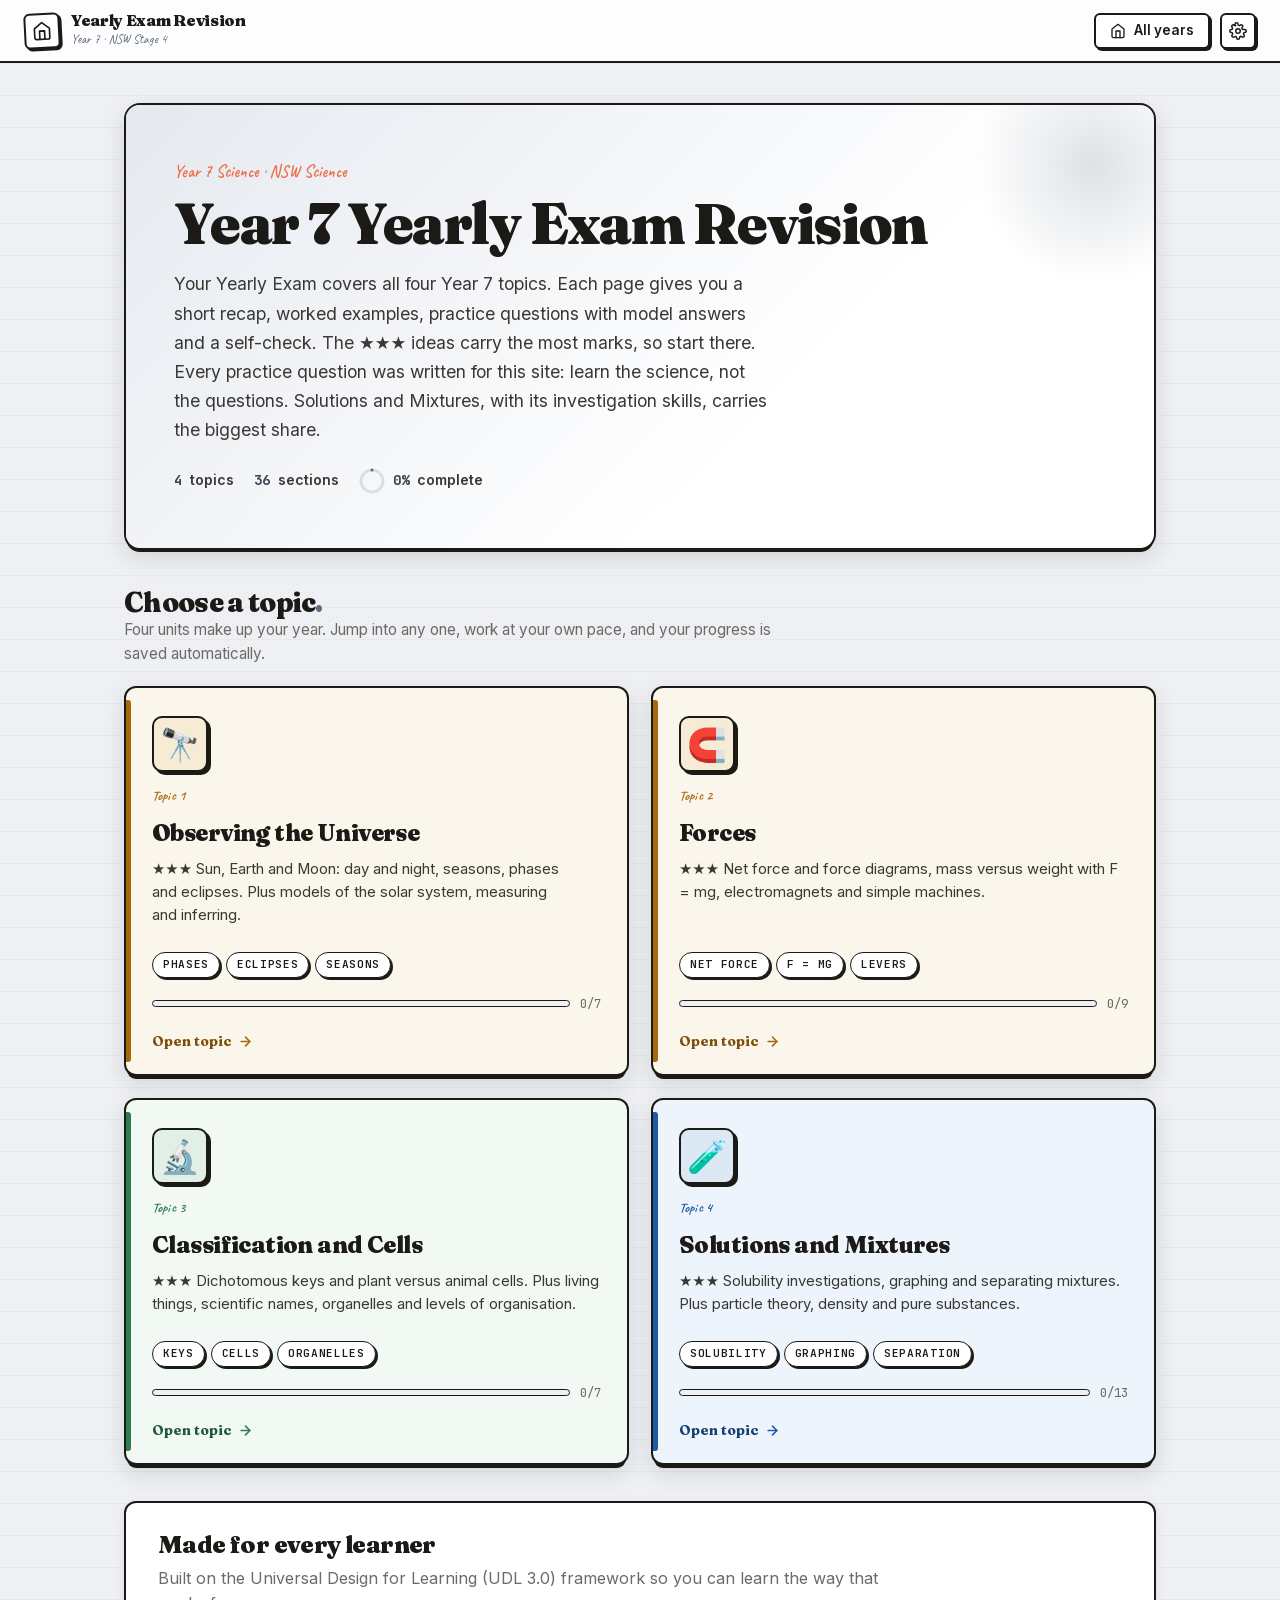
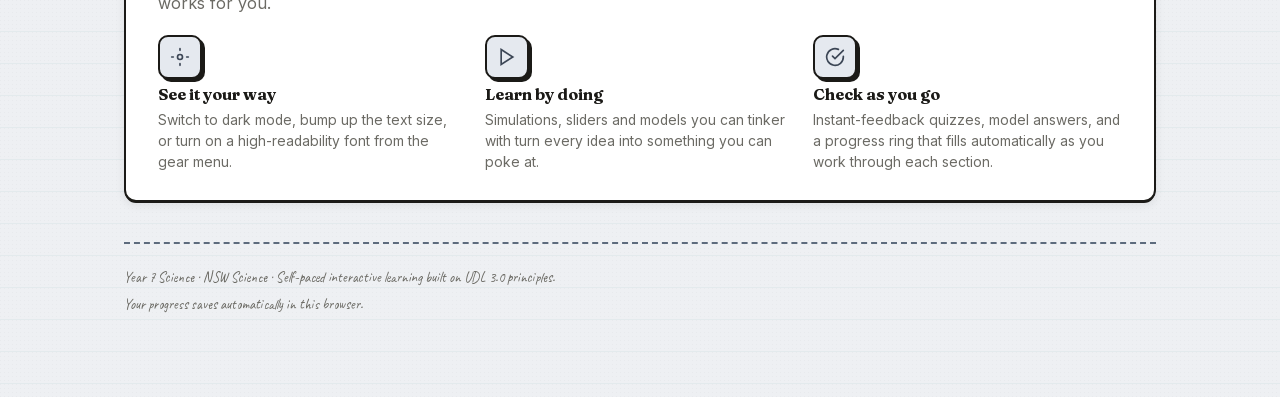
<file: index.html>
<!doctype html>
<html lang="en" data-theme="light" data-size="md" data-dyslexic="false">
<head>
  <meta charset="utf-8"/>
  <link rel="icon" href="data:,"/>
  <meta name="viewport" content="width=device-width, initial-scale=1"/>
  <title>Year 7 Yearly Exam Revision · WHS Junior Science</title>
  <meta name="description" content="Revise the core ideas for the Year 7 Science Yearly Exam: recaps, worked examples and original practice questions with model answers."/>
  <link rel="stylesheet" href="shared/kit.css"/>
  <link rel="stylesheet" href="shared/hub.css"/>
</head>
<body>
  <div id="root">
  <div id="__loading" style="position:fixed;inset:0;z-index:9000;display:flex;align-items:center;justify-content:center;flex-direction:column;gap:14px;background:#f7f1e3;color:#6b6a64;font-family:-apple-system,BlinkMacSystemFont,'Segoe UI',sans-serif;">
    <div class="__spin" style="width:34px;height:34px;border:3px solid #e3d9bf;border-top-color:#0f766e;border-radius:50%;animation:jsspin .8s linear infinite;"></div>
    <div style="font-size:15px;">Getting your science ready…</div>
    <style>@keyframes jsspin{to{transform:rotate(360deg)}}@media (prefers-reduced-motion:reduce){.__spin{animation:none!important}}</style>
  </div>
  </div>
  <script src="shared/vendor/react.production.min.js"></script>
  <script src="shared/vendor/react-dom.production.min.js"></script>
  <script src="shared/kit.js"></script>
  <script src="shared/hub.js"></script>
  <script>
    mountYearHub({
  "year": 7,
  "stage": 4,
  "accent": "teal",
  "schoolTitle": "Yearly Exam Revision",
  "syllabus": "NSW Science",
  "title": "Year 7 Yearly Exam Revision",
  "lede": "Your Yearly Exam covers all four Year 7 topics. Each page gives you a short recap, worked examples, practice questions with model answers and a self-check. The ★★★ ideas carry the most marks, so start there. Every practice question was written for this site: learn the science, not the questions. Solutions and Mixtures, with its investigation skills, carries the biggest share.",
  "topics": [
    {
      "n": 1,
      "kicker": "Topic 1",
      "emoji": "🔭",
      "title": "Observing the Universe",
      "accent": "blue",
      "blurb": "★★★ Sun, Earth and Moon: day and night, seasons, phases and eclipses. Plus models of the solar system, measuring and inferring.",
      "tags": [
        "Phases",
        "Eclipses",
        "Seasons"
      ],
      "href": "universe/",
      "branch": "physics",
      "storageKey": "y7.rev-universe",
      "points": [
        "1.1.3",
        "1.2.2",
        "1.2.4",
        "1.3.1",
        "1.3.2",
        "1.3.3",
        "1.5.1"
      ]
    },
    {
      "n": 2,
      "kicker": "Topic 2",
      "emoji": "🧲",
      "title": "Forces",
      "accent": "orange",
      "blurb": "★★★ Net force and force diagrams, mass versus weight with F = mg, electromagnets and simple machines.",
      "tags": [
        "Net force",
        "F = mg",
        "Levers"
      ],
      "href": "forces/",
      "branch": "physics",
      "storageKey": "y7.rev-forces",
      "points": [
        "2.1.1",
        "2.1.3",
        "2.1.4",
        "2.1.6",
        "2.1.8",
        "2.1.9",
        "2.2.4",
        "2.3.3",
        "2.3.5"
      ]
    },
    {
      "n": 3,
      "kicker": "Topic 3",
      "emoji": "🔬",
      "title": "Classification and Cells",
      "accent": "green",
      "blurb": "★★★ Dichotomous keys and plant versus animal cells. Plus living things, scientific names, organelles and levels of organisation.",
      "tags": [
        "Keys",
        "Cells",
        "Organelles"
      ],
      "href": "cells/",
      "branch": "biology",
      "storageKey": "y7.rev-cells",
      "points": [
        "3.1.1",
        "3.1.3",
        "3.1.6",
        "3.2.2",
        "3.2.3",
        "3.2.4",
        "3.2.9"
      ]
    },
    {
      "n": 4,
      "kicker": "Topic 4",
      "emoji": "🧪",
      "title": "Solutions and Mixtures",
      "accent": "purple",
      "blurb": "★★★ Solubility investigations, graphing and separating mixtures. Plus particle theory, density and pure substances.",
      "tags": [
        "Solubility",
        "Graphing",
        "Separation"
      ],
      "href": "solutions/",
      "branch": "chemistry",
      "storageKey": "y7.rev-solutions",
      "points": [
        "4.1.1",
        "4.1.3",
        "4.2.3",
        "4.3.1",
        "4.3.2",
        "4.3.3",
        "1.2.6",
        "1.2.8",
        "4.4.1",
        "4.4.2",
        "4.4.3",
        "4.4.4",
        "4.4.6"
      ]
    }
  ]
});
  </script>
  <noscript>
    <div style="position:fixed;inset:0;z-index:99998;display:flex;align-items:center;justify-content:center;text-align:center;padding:24px;background:#f7f1e3;color:#1b1a17;font-family:-apple-system,BlinkMacSystemFont,'Segoe UI',sans-serif;">
      This page needs JavaScript turned on to work. Please enable JavaScript in your browser settings and reload.
    </div>
  </noscript>
  <div id="__loadfail" style="display:none;position:fixed;inset:0;z-index:99999;align-items:center;justify-content:center;flex-direction:column;gap:10px;text-align:center;padding:24px;background:#f7f1e3;color:#1b1a17;font-family:-apple-system,BlinkMacSystemFont,'Segoe UI',sans-serif;">
    <div style="font-size:34px;">🔌</div>
    <div style="font-size:18px;font-weight:700;">This page didn't finish loading</div>
    <div style="max-width:430px;font-size:14px;color:#6b6a64;">Check your internet connection and refresh. If you're on the school network and it still won't load, let your teacher know.</div>
    <button onclick="location.reload()" style="margin-top:6px;padding:10px 18px;border-radius:999px;border:1.5px solid #1b1a17;background:#0f766e;color:#fff;font-weight:600;font-size:14px;cursor:pointer;">Refresh</button>
  </div>
  <script>
    /* If nothing has rendered into the app root after 12s (e.g. a script was
       blocked or failed to download), show a friendly failure message instead
       of a blank white screen. */
    (function(){
      setTimeout(function(){
        if(document.getElementById('__loading') && !window.__mounted){
          var f=document.getElementById('__loadfail'); if(f) f.style.display='flex';
        }
      },12000);
    })();
  </script>
</body>
</html>
</file>
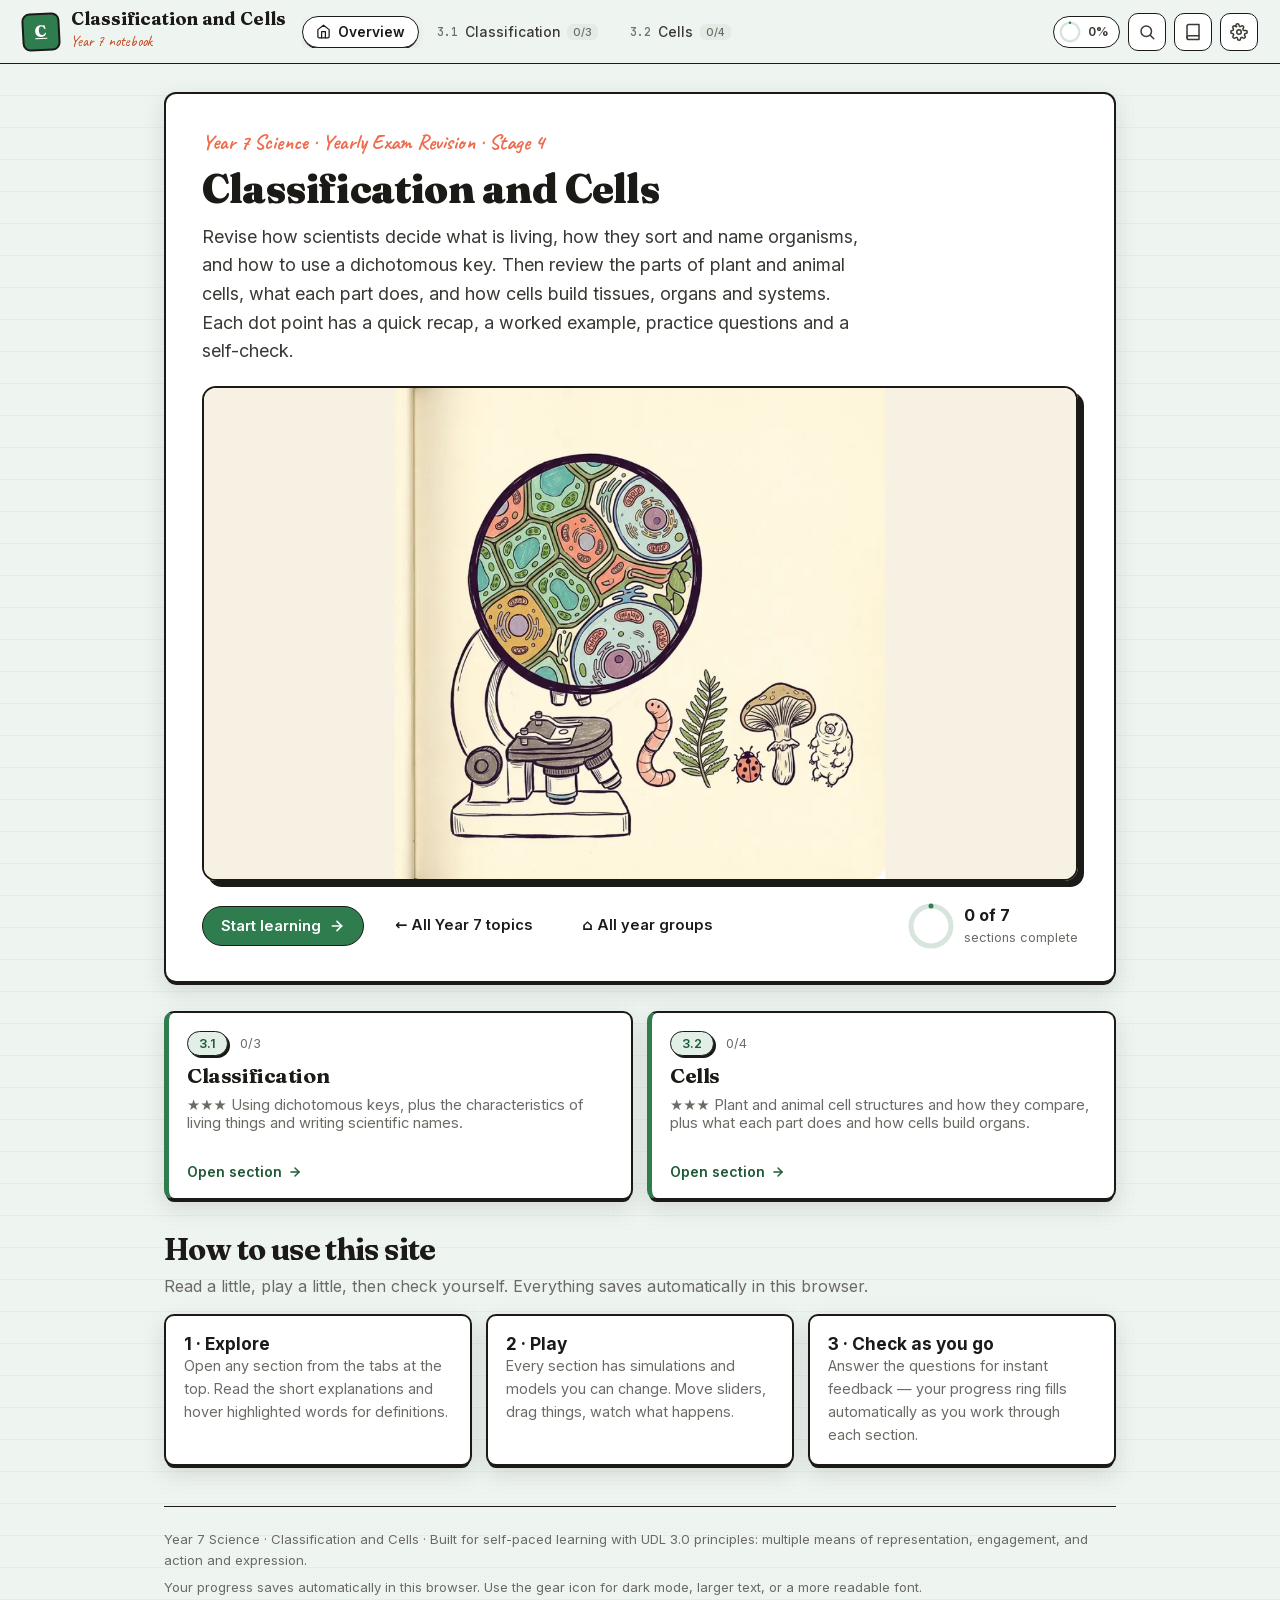
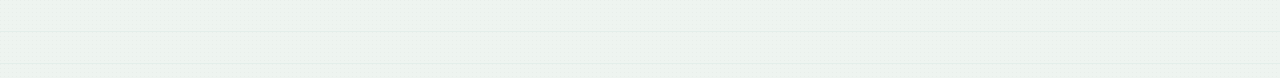
<file: cells/index.html>
<!doctype html>
<html lang="en" data-theme="light" data-size="md" data-dyslexic="false">
<head>
  <meta charset="utf-8"/>
  <link rel="icon" href="data:,"/>
  <meta name="viewport" content="width=device-width, initial-scale=1"/>
  <title>Classification and Cells · Yearly Exam Revision</title>
  <meta name="description" content="Year 7 Yearly Exam revision: Classification and Cells."/>
  <link rel="stylesheet" href="../shared/kit.css"/>
  <link rel="stylesheet" href="../shared/revision.css"/>
</head>
<body>
  <div id="root">
  <div id="__loading" style="position:fixed;inset:0;z-index:9000;display:flex;align-items:center;justify-content:center;flex-direction:column;gap:14px;background:#f7f1e3;color:#6b6a64;font-family:-apple-system,BlinkMacSystemFont,'Segoe UI',sans-serif;">
    <div class="__spin" style="width:34px;height:34px;border:3px solid #e3d9bf;border-top-color:#0f766e;border-radius:50%;animation:jsspin .8s linear infinite;"></div>
    <div style="font-size:15px;">Getting your science ready…</div>
    <style>@keyframes jsspin{to{transform:rotate(360deg)}}@media (prefers-reduced-motion:reduce){.__spin{animation:none!important}}</style>
  </div>
  </div>
  <script src="../shared/vendor/react.production.min.js"></script>
  <script src="../shared/vendor/react-dom.production.min.js"></script>
  <script src="../shared/kit.js"></script>
  <script src="../shared/revision.js"></script>
  <script src="content.js"></script>
  <noscript>
    <div style="position:fixed;inset:0;z-index:99998;display:flex;align-items:center;justify-content:center;text-align:center;padding:24px;background:#f7f1e3;color:#1b1a17;font-family:-apple-system,BlinkMacSystemFont,'Segoe UI',sans-serif;">
      This page needs JavaScript turned on to work. Please enable JavaScript in your browser settings and reload.
    </div>
  </noscript>
  <div id="__loadfail" style="display:none;position:fixed;inset:0;z-index:99999;align-items:center;justify-content:center;flex-direction:column;gap:10px;text-align:center;padding:24px;background:#f7f1e3;color:#1b1a17;font-family:-apple-system,BlinkMacSystemFont,'Segoe UI',sans-serif;">
    <div style="font-size:34px;">🔌</div>
    <div style="font-size:18px;font-weight:700;">This page didn't finish loading</div>
    <div style="max-width:430px;font-size:14px;color:#6b6a64;">Check your internet connection and refresh. If you're on the school network and it still won't load, let your teacher know.</div>
    <button onclick="location.reload()" style="margin-top:6px;padding:10px 18px;border-radius:999px;border:1.5px solid #1b1a17;background:#0f766e;color:#fff;font-weight:600;font-size:14px;cursor:pointer;">Refresh</button>
  </div>
  <script>
    /* If nothing has rendered into the app root after 30s (e.g. a script was
       blocked or failed to download), show a friendly failure message instead
       of a blank white screen. */
    (function(){
      setTimeout(function(){
        if(document.getElementById('__loading') && !window.__mounted){
          var f=document.getElementById('__loadfail'); if(f) f.style.display='flex';
        }
      },30000);
    })();
  </script>
</body>
</html>
</file>
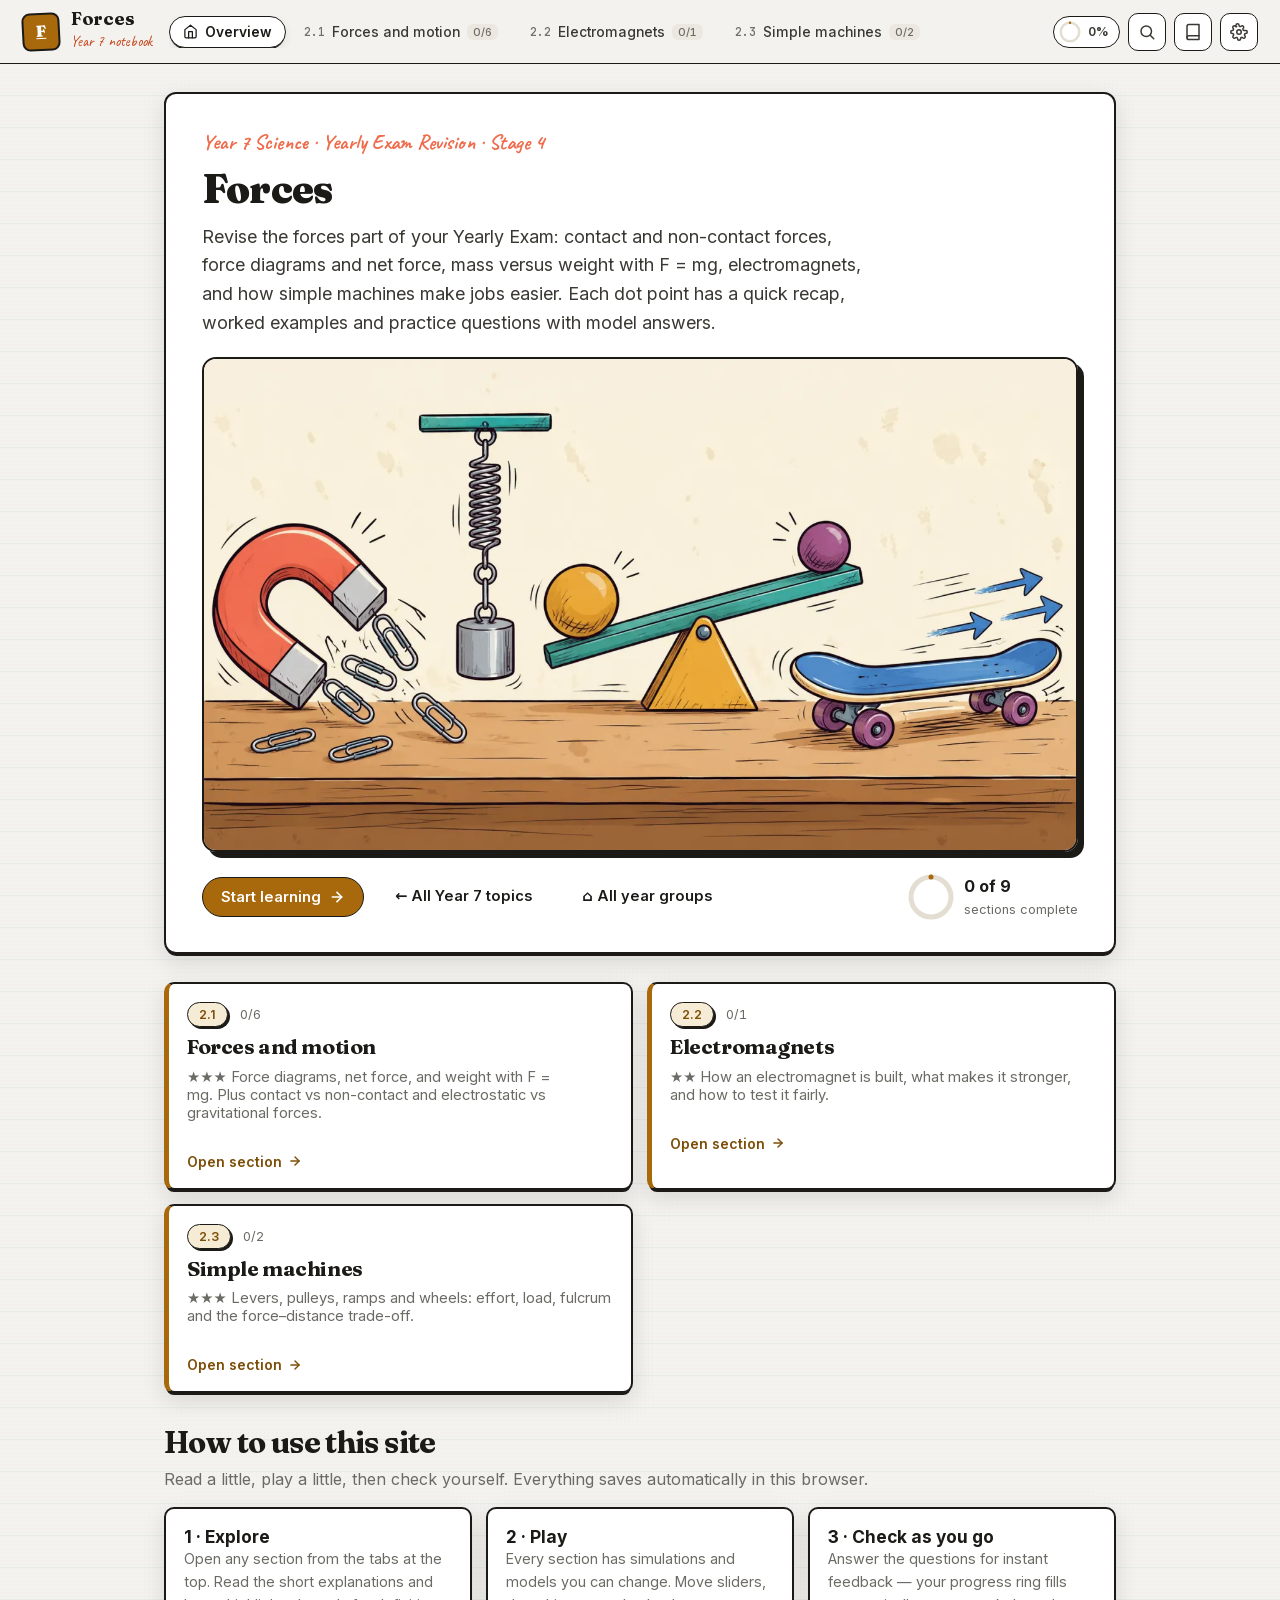
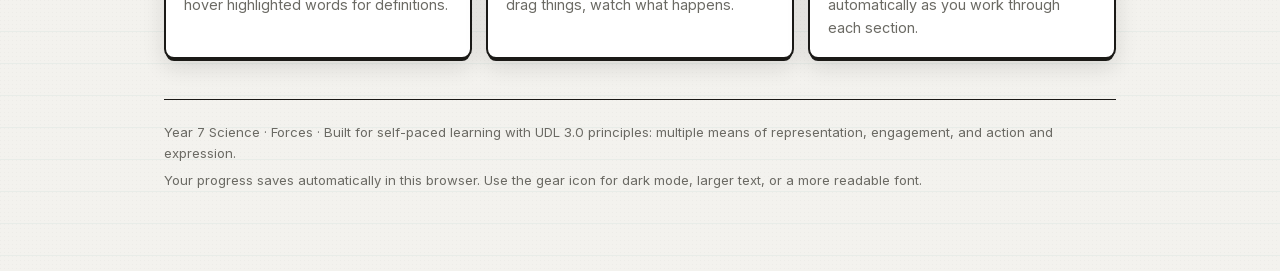
<file: forces/index.html>
<!doctype html>
<html lang="en" data-theme="light" data-size="md" data-dyslexic="false">
<head>
  <meta charset="utf-8"/>
  <link rel="icon" href="data:,"/>
  <meta name="viewport" content="width=device-width, initial-scale=1"/>
  <title>Forces · Yearly Exam Revision</title>
  <meta name="description" content="Year 7 Yearly Exam revision: Forces."/>
  <link rel="stylesheet" href="../shared/kit.css"/>
  <link rel="stylesheet" href="../shared/revision.css"/>
</head>
<body>
  <div id="root">
  <div id="__loading" style="position:fixed;inset:0;z-index:9000;display:flex;align-items:center;justify-content:center;flex-direction:column;gap:14px;background:#f7f1e3;color:#6b6a64;font-family:-apple-system,BlinkMacSystemFont,'Segoe UI',sans-serif;">
    <div class="__spin" style="width:34px;height:34px;border:3px solid #e3d9bf;border-top-color:#0f766e;border-radius:50%;animation:jsspin .8s linear infinite;"></div>
    <div style="font-size:15px;">Getting your science ready…</div>
    <style>@keyframes jsspin{to{transform:rotate(360deg)}}@media (prefers-reduced-motion:reduce){.__spin{animation:none!important}}</style>
  </div>
  </div>
  <script src="../shared/vendor/react.production.min.js"></script>
  <script src="../shared/vendor/react-dom.production.min.js"></script>
  <script src="../shared/kit.js"></script>
  <script src="../shared/revision.js"></script>
  <script src="content.js"></script>
  <noscript>
    <div style="position:fixed;inset:0;z-index:99998;display:flex;align-items:center;justify-content:center;text-align:center;padding:24px;background:#f7f1e3;color:#1b1a17;font-family:-apple-system,BlinkMacSystemFont,'Segoe UI',sans-serif;">
      This page needs JavaScript turned on to work. Please enable JavaScript in your browser settings and reload.
    </div>
  </noscript>
  <div id="__loadfail" style="display:none;position:fixed;inset:0;z-index:99999;align-items:center;justify-content:center;flex-direction:column;gap:10px;text-align:center;padding:24px;background:#f7f1e3;color:#1b1a17;font-family:-apple-system,BlinkMacSystemFont,'Segoe UI',sans-serif;">
    <div style="font-size:34px;">🔌</div>
    <div style="font-size:18px;font-weight:700;">This page didn't finish loading</div>
    <div style="max-width:430px;font-size:14px;color:#6b6a64;">Check your internet connection and refresh. If you're on the school network and it still won't load, let your teacher know.</div>
    <button onclick="location.reload()" style="margin-top:6px;padding:10px 18px;border-radius:999px;border:1.5px solid #1b1a17;background:#0f766e;color:#fff;font-weight:600;font-size:14px;cursor:pointer;">Refresh</button>
  </div>
  <script>
    /* If nothing has rendered into the app root after 30s (e.g. a script was
       blocked or failed to download), show a friendly failure message instead
       of a blank white screen. */
    (function(){
      setTimeout(function(){
        if(document.getElementById('__loading') && !window.__mounted){
          var f=document.getElementById('__loadfail'); if(f) f.style.display='flex';
        }
      },30000);
    })();
  </script>
</body>
</html>
</file>
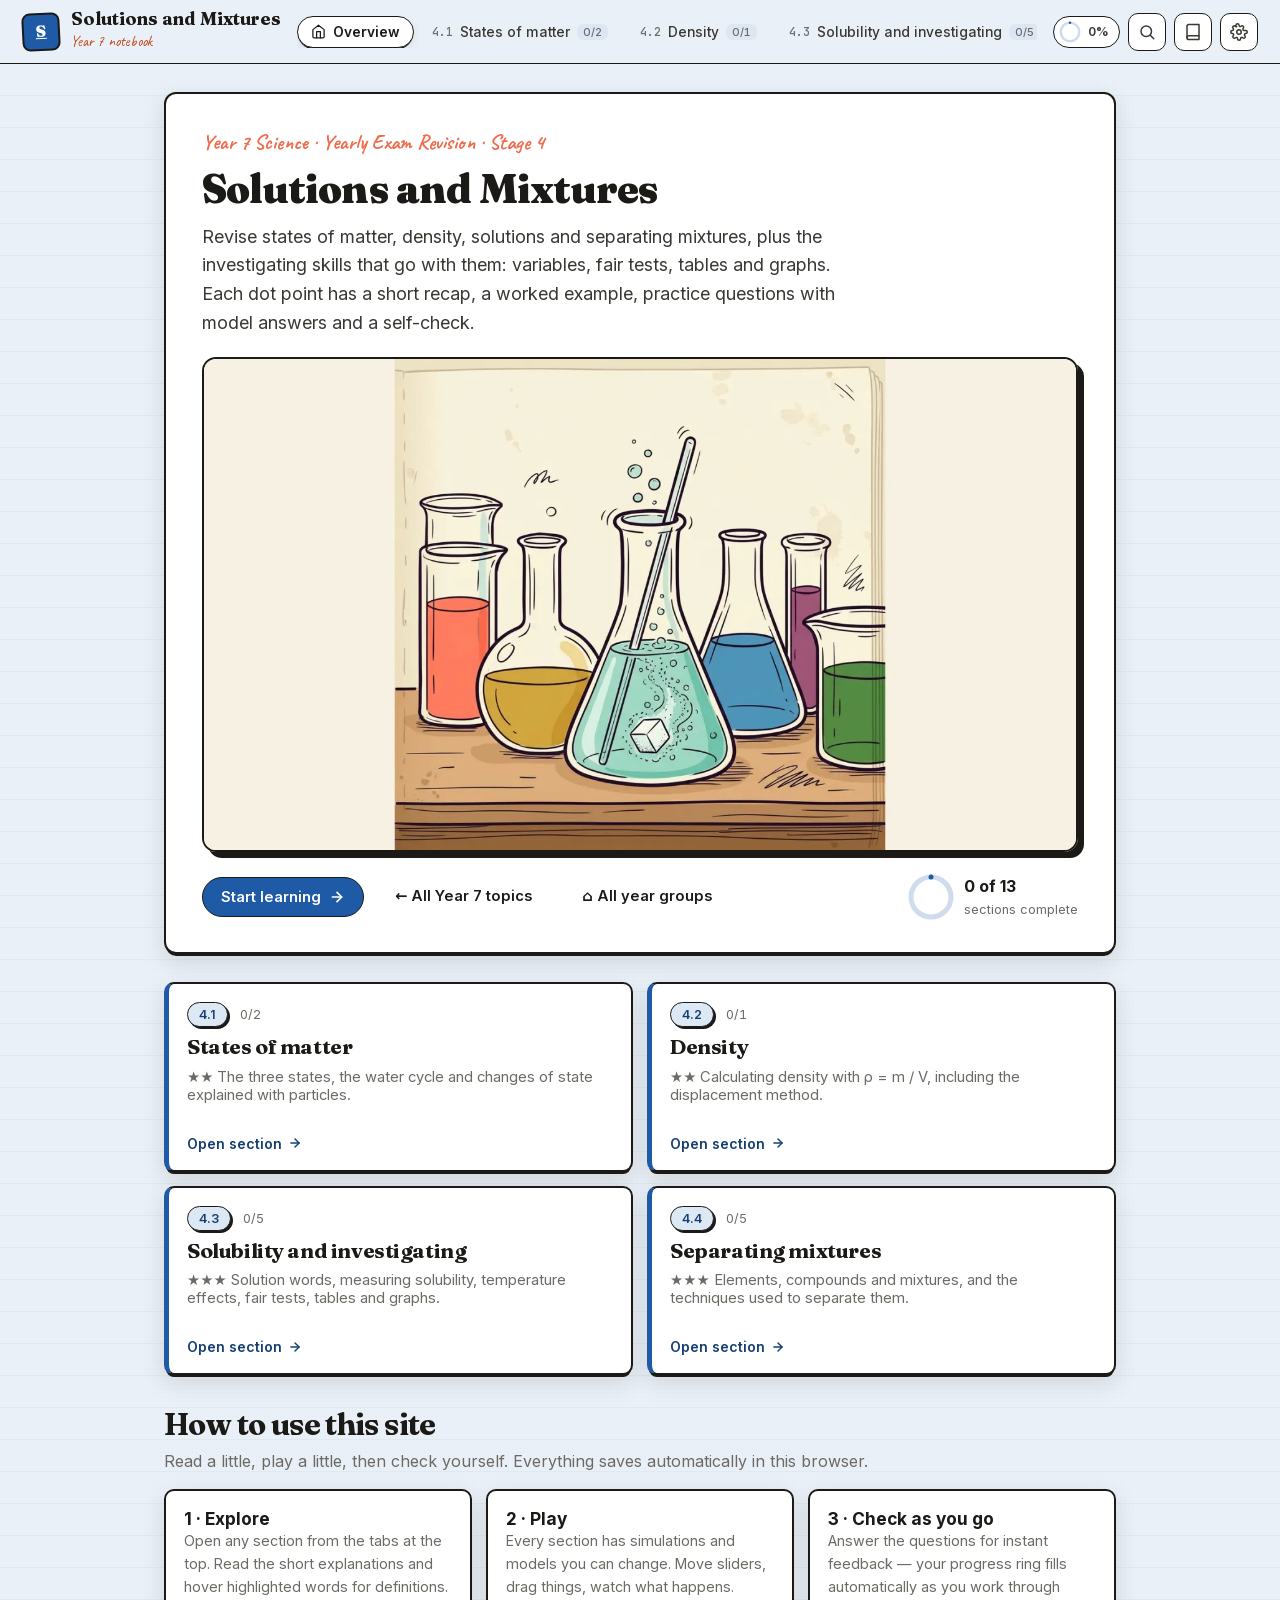
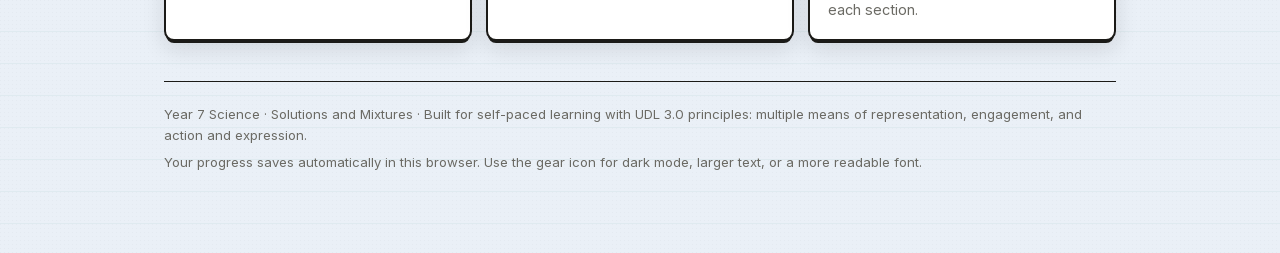
<file: solutions/index.html>
<!doctype html>
<html lang="en" data-theme="light" data-size="md" data-dyslexic="false">
<head>
  <meta charset="utf-8"/>
  <link rel="icon" href="data:,"/>
  <meta name="viewport" content="width=device-width, initial-scale=1"/>
  <title>Solutions and Mixtures · Yearly Exam Revision</title>
  <meta name="description" content="Year 7 Yearly Exam revision: Solutions and Mixtures."/>
  <link rel="stylesheet" href="../shared/kit.css"/>
  <link rel="stylesheet" href="../shared/revision.css"/>
</head>
<body>
  <div id="root">
  <div id="__loading" style="position:fixed;inset:0;z-index:9000;display:flex;align-items:center;justify-content:center;flex-direction:column;gap:14px;background:#f7f1e3;color:#6b6a64;font-family:-apple-system,BlinkMacSystemFont,'Segoe UI',sans-serif;">
    <div class="__spin" style="width:34px;height:34px;border:3px solid #e3d9bf;border-top-color:#0f766e;border-radius:50%;animation:jsspin .8s linear infinite;"></div>
    <div style="font-size:15px;">Getting your science ready…</div>
    <style>@keyframes jsspin{to{transform:rotate(360deg)}}@media (prefers-reduced-motion:reduce){.__spin{animation:none!important}}</style>
  </div>
  </div>
  <script src="../shared/vendor/react.production.min.js"></script>
  <script src="../shared/vendor/react-dom.production.min.js"></script>
  <script src="../shared/kit.js"></script>
  <script src="../shared/revision.js"></script>
  <script src="content.js"></script>
  <noscript>
    <div style="position:fixed;inset:0;z-index:99998;display:flex;align-items:center;justify-content:center;text-align:center;padding:24px;background:#f7f1e3;color:#1b1a17;font-family:-apple-system,BlinkMacSystemFont,'Segoe UI',sans-serif;">
      This page needs JavaScript turned on to work. Please enable JavaScript in your browser settings and reload.
    </div>
  </noscript>
  <div id="__loadfail" style="display:none;position:fixed;inset:0;z-index:99999;align-items:center;justify-content:center;flex-direction:column;gap:10px;text-align:center;padding:24px;background:#f7f1e3;color:#1b1a17;font-family:-apple-system,BlinkMacSystemFont,'Segoe UI',sans-serif;">
    <div style="font-size:34px;">🔌</div>
    <div style="font-size:18px;font-weight:700;">This page didn't finish loading</div>
    <div style="max-width:430px;font-size:14px;color:#6b6a64;">Check your internet connection and refresh. If you're on the school network and it still won't load, let your teacher know.</div>
    <button onclick="location.reload()" style="margin-top:6px;padding:10px 18px;border-radius:999px;border:1.5px solid #1b1a17;background:#0f766e;color:#fff;font-weight:600;font-size:14px;cursor:pointer;">Refresh</button>
  </div>
  <script>
    /* If nothing has rendered into the app root after 30s (e.g. a script was
       blocked or failed to download), show a friendly failure message instead
       of a blank white screen. */
    (function(){
      setTimeout(function(){
        if(document.getElementById('__loading') && !window.__mounted){
          var f=document.getElementById('__loadfail'); if(f) f.style.display='flex';
        }
      },30000);
    })();
  </script>
</body>
</html>
</file>
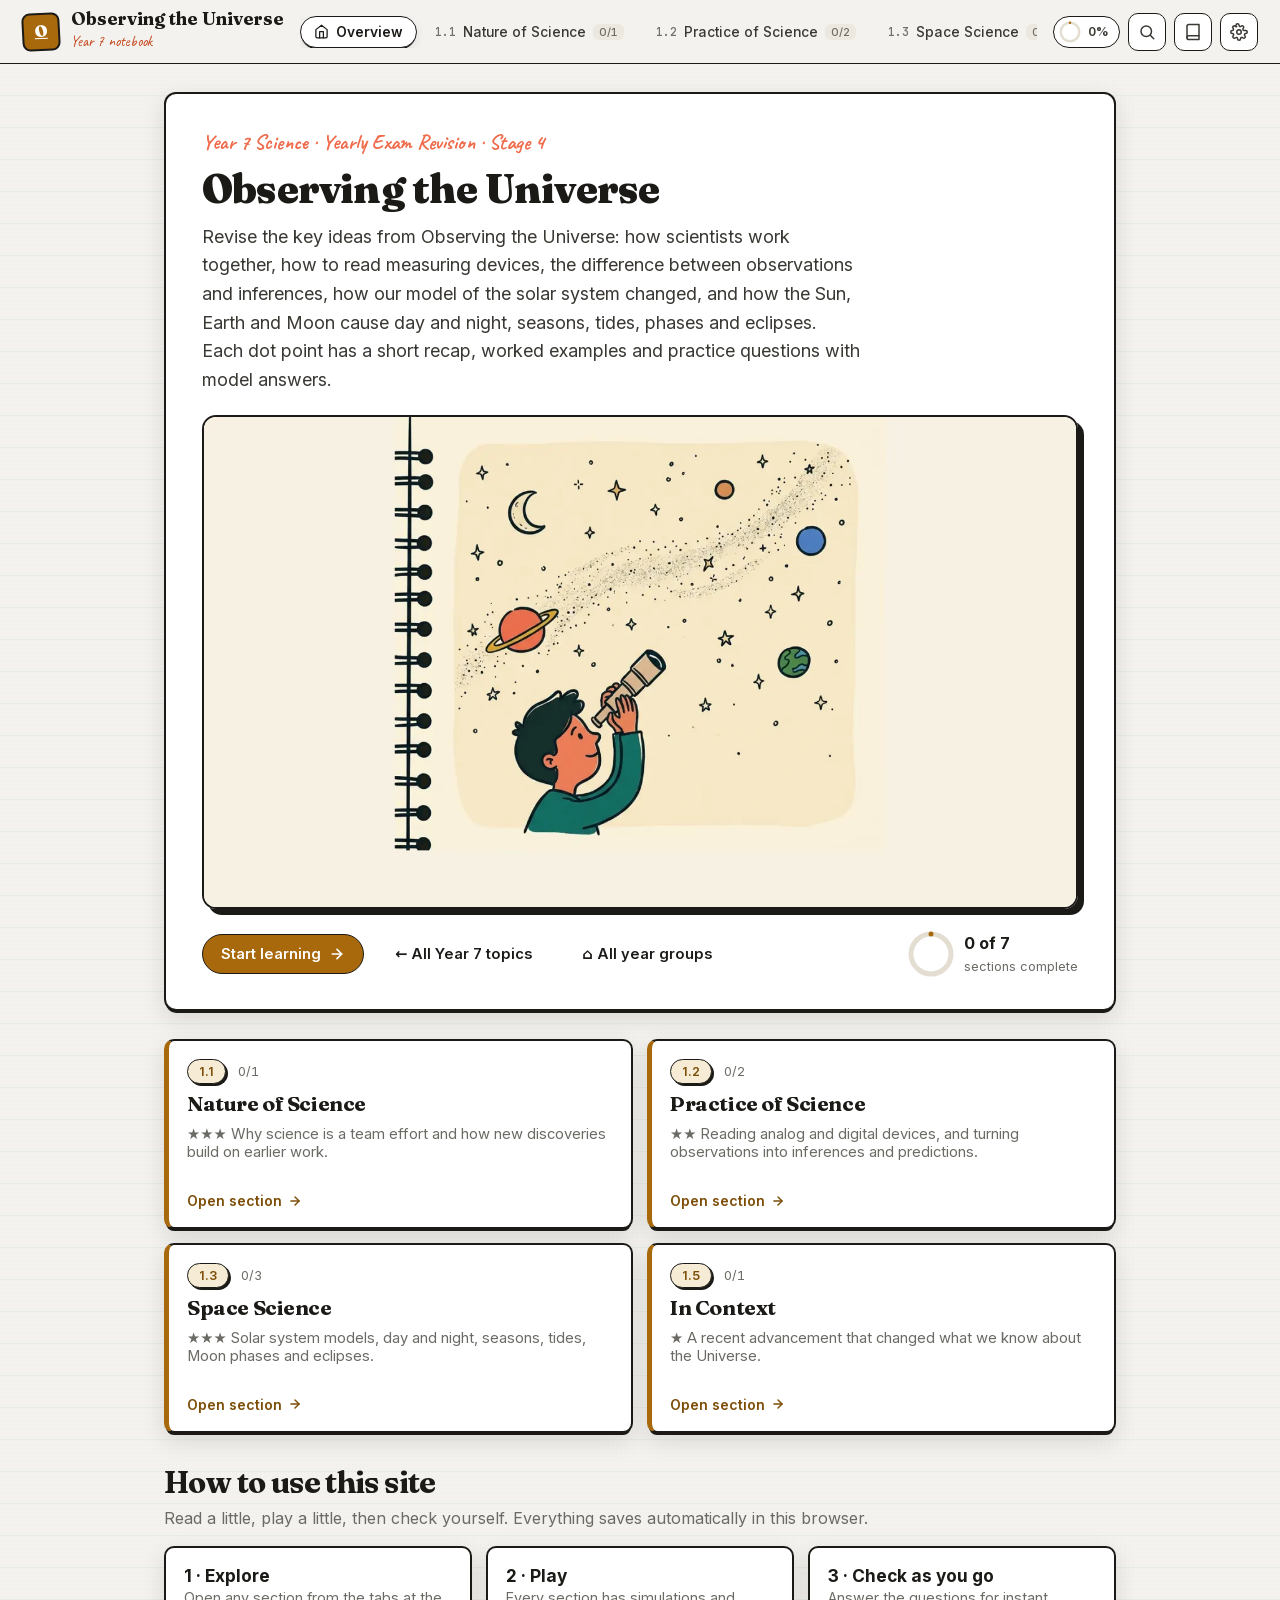
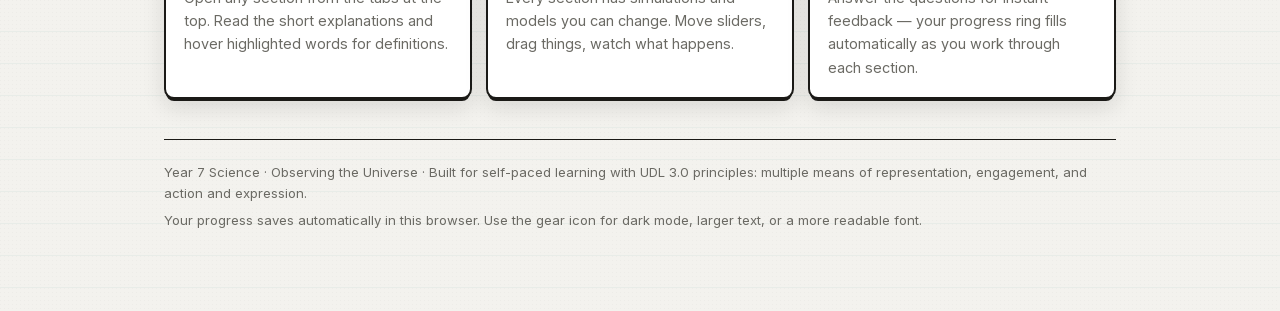
<file: universe/index.html>
<!doctype html>
<html lang="en" data-theme="light" data-size="md" data-dyslexic="false">
<head>
  <meta charset="utf-8"/>
  <link rel="icon" href="data:,"/>
  <meta name="viewport" content="width=device-width, initial-scale=1"/>
  <title>Observing the Universe · Yearly Exam Revision</title>
  <meta name="description" content="Year 7 Yearly Exam revision: Observing the Universe."/>
  <link rel="stylesheet" href="../shared/kit.css"/>
  <link rel="stylesheet" href="../shared/revision.css"/>
</head>
<body>
  <div id="root">
  <div id="__loading" style="position:fixed;inset:0;z-index:9000;display:flex;align-items:center;justify-content:center;flex-direction:column;gap:14px;background:#f7f1e3;color:#6b6a64;font-family:-apple-system,BlinkMacSystemFont,'Segoe UI',sans-serif;">
    <div class="__spin" style="width:34px;height:34px;border:3px solid #e3d9bf;border-top-color:#0f766e;border-radius:50%;animation:jsspin .8s linear infinite;"></div>
    <div style="font-size:15px;">Getting your science ready…</div>
    <style>@keyframes jsspin{to{transform:rotate(360deg)}}@media (prefers-reduced-motion:reduce){.__spin{animation:none!important}}</style>
  </div>
  </div>
  <script src="../shared/vendor/react.production.min.js"></script>
  <script src="../shared/vendor/react-dom.production.min.js"></script>
  <script src="../shared/kit.js"></script>
  <script src="../shared/revision.js"></script>
  <script src="content.js"></script>
  <noscript>
    <div style="position:fixed;inset:0;z-index:99998;display:flex;align-items:center;justify-content:center;text-align:center;padding:24px;background:#f7f1e3;color:#1b1a17;font-family:-apple-system,BlinkMacSystemFont,'Segoe UI',sans-serif;">
      This page needs JavaScript turned on to work. Please enable JavaScript in your browser settings and reload.
    </div>
  </noscript>
  <div id="__loadfail" style="display:none;position:fixed;inset:0;z-index:99999;align-items:center;justify-content:center;flex-direction:column;gap:10px;text-align:center;padding:24px;background:#f7f1e3;color:#1b1a17;font-family:-apple-system,BlinkMacSystemFont,'Segoe UI',sans-serif;">
    <div style="font-size:34px;">🔌</div>
    <div style="font-size:18px;font-weight:700;">This page didn't finish loading</div>
    <div style="max-width:430px;font-size:14px;color:#6b6a64;">Check your internet connection and refresh. If you're on the school network and it still won't load, let your teacher know.</div>
    <button onclick="location.reload()" style="margin-top:6px;padding:10px 18px;border-radius:999px;border:1.5px solid #1b1a17;background:#0f766e;color:#fff;font-weight:600;font-size:14px;cursor:pointer;">Refresh</button>
  </div>
  <script>
    /* If nothing has rendered into the app root after 30s (e.g. a script was
       blocked or failed to download), show a friendly failure message instead
       of a blank white screen. */
    (function(){
      setTimeout(function(){
        if(document.getElementById('__loading') && !window.__mounted){
          var f=document.getElementById('__loadfail'); if(f) f.style.display='flex';
        }
      },30000);
    })();
  </script>
</body>
</html>
</file>
<file: shared/kit.css>
/* ============================================================
   Junior Science -- Shared Topic Framework
   Design system + components for all topic apps
   Playful lab notebook aesthetic: Fraunces/Inter/Caveat,
   paper textures, sketch cards, hard offset shadows.
   UDL 3.0: themeable, resizable, dyslexia-friendly, dark mode.
   ============================================================ */

:root {
  /* Surfaces (neutral by default; tinted per science branch via [data-branch]) */
  --bg:            #eef0f3;
  --bg-2:          #e6e9ef;
  --paper:         #ffffff;
  --card:          #ffffff;
  --border:        #dadfe7;
  --border-strong: #1b1a17;

  /* Ink */
  --ink:           #1b1a17;
  --ink-2:         #3a3833;
  --ink-muted:     #6b6a64;

  /* Named palette -- mapped to notebook accent families
     orange  -> coral family
     amber   -> mustard family
     teal    -> teal family
     blue    -> sky family
     purple  -> plum family
     violet  -> plum (deep/shifted)
     green   -> green family
     emerald -> green (shifted)
     pink    -> coral (light)
     red     -> warn family
     cyan    -> teal (lighter)
     lime    -> green (lighter)
     slate   -> ink/muted family */
  --orange:       #ef6b4b;  --orange-deep:  #c4471c;  --orange-soft:  #fce0d8;
  --amber:        #d99e1e;  --amber-deep:   #a8780f;  --amber-soft:   #f7ecd0;
  --teal:         #0f766e;  --teal-deep:    #0a574f;  --teal-soft:    #d9ebe8;
  --blue:         #4b7bc9;  --blue-deep:    #34589c;  --blue-soft:    #e0e8f5;
  --purple:       #7a3a9b;  --purple-deep:  #5d2a78;  --purple-soft:  #ece0f2;
  --violet:       #7a3a9b;  --violet-deep:  #5d2a78;  --violet-soft:  #ece0f2;
  --green:        #3f8a4a;  --green-deep:   #2e6837;  --green-soft:   #e0efe2;
  --emerald:      #3f8a4a;  --emerald-deep: #2e6837;  --emerald-soft: #e0efe2;
  --pink:         #ef6b4b;  --pink-deep:    #c4471c;  --pink-soft:    #fce0d8;
  --red:          #c4471c;  --red-deep:     #943310;  --red-soft:     #fce0d8;
  --cyan:         #0f766e;  --cyan-deep:    #0a574f;  --cyan-soft:    #d9ebe8;
  --lime:         #3f8a4a;  --lime-deep:    #2e6837;  --lime-soft:    #e0efe2;
  --slate:        #6b6a64;  --slate-deep:   #3a3833;  --slate-soft:   #ede4cc;

  /* Topic accent -- overridden per app via [data-accent] */
  --accent:      var(--blue);
  --accent-deep: var(--blue-deep);
  --accent-soft: var(--blue-soft);
  /* --accent-mid / --surface: referenced by content.jsx SVG interactives.
     --accent-mid is re-declared in every accent preset below so it tracks the
     active accent; this :root entry is the default fallback. */
  --accent-mid:  color-mix(in srgb, var(--accent) 55%, var(--accent-soft));
  --surface:     var(--card);

  /* Typography */
  --font-display: 'Fraunces', Georgia, serif;
  --font-body:    'Inter', system-ui, sans-serif;
  --font-hand:    'Caveat', cursive;
  --font-mono:    'JetBrains Mono', 'SF Mono', Menlo, monospace;
  --text-scale: 1;

  /* Radii */
  --r-sm: 6px; --r: 10px; --r-lg: 12px; --r-xl: 16px;

  /* Shadows -- hard offset notebook style */
  --shadow-1: 0 2px 0 -1px #1b1a17, 0 3px 10px rgba(27,26,23,0.08);
  --shadow-2: 0 4px 0 -2px #1b1a17, 0 8px 22px rgba(27,26,23,0.12);
  --shadow-3: 0 12px 0 -6px #1b1a17, 0 24px 60px rgba(0,0,0,0.30);
}

/* ---- Per-topic accent presets ---- */
[data-accent="orange"]  { --accent: var(--orange);  --accent-deep: var(--orange-deep);  --accent-soft: var(--orange-soft); }
[data-accent="amber"]   { --accent: var(--amber);   --accent-deep: var(--amber-deep);   --accent-soft: var(--amber-soft); }
[data-accent="teal"]    { --accent: var(--teal);    --accent-deep: var(--teal-deep);    --accent-soft: var(--teal-soft); }
[data-accent="blue"]    { --accent: var(--blue);    --accent-deep: var(--blue-deep);    --accent-soft: var(--blue-soft); }
[data-accent="purple"]  { --accent: var(--purple);  --accent-deep: var(--purple-deep);  --accent-soft: var(--purple-soft); }
[data-accent="violet"]  { --accent: var(--violet);  --accent-deep: var(--violet-deep);  --accent-soft: var(--violet-soft); }
[data-accent="green"]   { --accent: var(--green);   --accent-deep: var(--green-deep);   --accent-soft: var(--green-soft); }
[data-accent="emerald"] { --accent: var(--emerald); --accent-deep: var(--emerald-deep); --accent-soft: var(--emerald-soft); }
[data-accent="pink"]    { --accent: var(--pink);    --accent-deep: var(--pink-deep);    --accent-soft: var(--pink-soft); }
[data-accent="red"]     { --accent: var(--red);     --accent-deep: var(--red-deep);     --accent-soft: var(--red-soft); }
[data-accent="cyan"]    { --accent: var(--cyan);    --accent-deep: var(--cyan-deep);    --accent-soft: var(--cyan-soft); }
[data-accent="lime"]    { --accent: var(--lime);    --accent-deep: var(--lime-deep);    --accent-soft: var(--lime-soft); }

.accent-orange  { --accent: var(--orange);  --accent-deep: var(--orange-deep);  --accent-soft: var(--orange-soft); }
.accent-amber   { --accent: var(--amber);   --accent-deep: var(--amber-deep);   --accent-soft: var(--amber-soft); }
.accent-teal    { --accent: var(--teal);    --accent-deep: var(--teal-deep);    --accent-soft: var(--teal-soft); }
.accent-blue    { --accent: var(--blue);    --accent-deep: var(--blue-deep);    --accent-soft: var(--blue-soft); }
.accent-purple  { --accent: var(--purple);  --accent-deep: var(--purple-deep);  --accent-soft: var(--purple-soft); }
.accent-violet  { --accent: var(--violet);  --accent-deep: var(--violet-deep);  --accent-soft: var(--violet-soft); }
.accent-green   { --accent: var(--green);   --accent-deep: var(--green-deep);   --accent-soft: var(--green-soft); }
.accent-emerald { --accent: var(--emerald); --accent-deep: var(--emerald-deep); --accent-soft: var(--emerald-soft); }
.accent-pink    { --accent: var(--pink);    --accent-deep: var(--pink-deep);    --accent-soft: var(--pink-soft); }
.accent-red     { --accent: var(--red);     --accent-deep: var(--red-deep);     --accent-soft: var(--red-soft); }
.accent-cyan    { --accent: var(--cyan);    --accent-deep: var(--cyan-deep);    --accent-soft: var(--cyan-soft); }
.accent-lime    { --accent: var(--lime);    --accent-deep: var(--lime-deep);    --accent-soft: var(--lime-soft); }
.accent-slate   { --accent: var(--slate);   --accent-deep: var(--slate-deep);   --accent-soft: var(--slate-soft); }

/* --accent-mid per accent: a mid tone between accent and accent-soft.
   Re-declared per accent so SVG interactives (var(--accent-mid)) track the
   active topic/section accent rather than the default. */
[data-accent="orange"],  .accent-orange  { --accent-mid: color-mix(in srgb, var(--orange) 55%,  var(--orange-soft)  45%); }
[data-accent="amber"],   .accent-amber   { --accent-mid: color-mix(in srgb, var(--amber) 55%,   var(--amber-soft)   45%); }
[data-accent="teal"],    .accent-teal    { --accent-mid: color-mix(in srgb, var(--teal) 55%,    var(--teal-soft)    45%); }
[data-accent="blue"],    .accent-blue    { --accent-mid: color-mix(in srgb, var(--blue) 55%,    var(--blue-soft)    45%); }
[data-accent="purple"],  .accent-purple  { --accent-mid: color-mix(in srgb, var(--purple) 55%,  var(--purple-soft)  45%); }
[data-accent="violet"],  .accent-violet  { --accent-mid: color-mix(in srgb, var(--violet) 55%,  var(--violet-soft)  45%); }
[data-accent="green"],   .accent-green   { --accent-mid: color-mix(in srgb, var(--green) 55%,   var(--green-soft)   45%); }
[data-accent="emerald"], .accent-emerald { --accent-mid: color-mix(in srgb, var(--emerald) 55%, var(--emerald-soft) 45%); }
[data-accent="pink"],    .accent-pink    { --accent-mid: color-mix(in srgb, var(--pink) 55%,    var(--pink-soft)    45%); }
[data-accent="red"],     .accent-red     { --accent-mid: color-mix(in srgb, var(--red) 55%,     var(--red-soft)     45%); }
[data-accent="cyan"],    .accent-cyan    { --accent-mid: color-mix(in srgb, var(--cyan) 55%,    var(--cyan-soft)    45%); }
[data-accent="lime"],    .accent-lime    { --accent-mid: color-mix(in srgb, var(--lime) 55%,    var(--lime-soft)    45%); }
[data-accent="slate"],   .accent-slate   { --accent-mid: color-mix(in srgb, var(--slate) 55%,   var(--slate-soft)   45%); }

/* ---- Dark mode (warm, not blue-grey) ---- */
[data-theme="dark"] {
  --bg:            #211d17;
  --bg-2:          #2a2620;
  --paper:         #2f2a22;
  --card:          #2f2a22;
  --border:        #463f33;
  --border-strong: #f3ecdd;
  --ink:           #f3ecdd;
  --ink-2:         #d9d0bf;
  --ink-muted:     #a59c8a;
  --shadow-1: 0 2px 0 -1px rgba(0,0,0,0.5), 0 3px 10px rgba(0,0,0,0.4);
  --shadow-2: 0 4px 0 -2px rgba(0,0,0,0.5), 0 8px 22px rgba(0,0,0,0.5);
  --shadow-3: 0 12px 0 -6px rgba(0,0,0,0.5), 0 24px 60px rgba(0,0,0,0.55);
}

/* ---- Text size (UDL) ---- */
[data-size="sm"] { --text-scale: 0.92; }
[data-size="md"] { --text-scale: 1; }
[data-size="lg"] { --text-scale: 1.14; }
[data-size="xl"] { --text-scale: 1.28; }

/* ---- Dyslexia-friendly font (UDL) ---- */
[data-dyslexic="true"] {
  --font-body:    "Atkinson Hyperlegible", "Verdana", system-ui, sans-serif;
  --font-display: "Atkinson Hyperlegible", "Verdana", system-ui, sans-serif;
}

/* ============================================================
   Science-branch palettes (sci-themed-resources schema).
   `data-branch` on <html> tints the whole topic page; `.branch-*`
   tints individual topic cards on the neutral hub.
   Accent applies in light + dark; surface tints apply in light mode only
   (dark mode keeps its own dark scheme, branch identity via accent).
   ============================================================ */
[data-branch="biology"]       { --accent:#2f7d4f; --accent-deep:#1f5a38; --accent-soft:#e2efe6; }
[data-branch="chemistry"]     { --accent:#1f5aa6; --accent-deep:#163f73; --accent-soft:#dde8f5; }
[data-branch="physics"]       { --accent:#a8680c; --accent-deep:#7c4e08; --accent-soft:#f6ebd4; }
[data-branch="earth-space"]   { --accent:#4b46a8; --accent-deep:#322a7a; --accent-soft:#e6e4f5; }
[data-branch="environmental"] { --accent:#0f766e; --accent-deep:#0a574f; --accent-soft:#d9ebe8; }
[data-branch="general"]       { --accent:#5d6b7d; --accent-deep:#3c4655; --accent-soft:#e5e9ef; }
[data-branch="change"]        { --accent:#7a3a9b; --accent-deep:#5d2a78; --accent-soft:#efe7f0;
  --rainbow:linear-gradient(90deg,#d44d36,#c98a16,#357d40,#2a64a4,#6d3490); }

[data-theme="light"][data-branch="biology"]       { --bg:#eef4f0; --bg-2:#e1ece5; --border:#d8e5dd; }
[data-theme="light"][data-branch="chemistry"]     { --bg:#eaf0f7; --bg-2:#dde7f3; --border:#d0dcee; }
[data-theme="light"][data-branch="physics"]       { --bg:#f3f2ee; --bg-2:#ece8df; --border:#e3ded1; }
[data-theme="light"][data-branch="earth-space"]   { --bg:#eeeef8; --bg-2:#e2e2f2; --border:#d5d5ee; }
[data-theme="light"][data-branch="environmental"] { --bg:#e8f2f0; --bg-2:#d8e9e5; --border:#cadfd9; }
[data-theme="light"][data-branch="general"]       { --bg:#eef0f3; --bg-2:#e6e9ef; --border:#dadfe7; }
[data-theme="light"][data-branch="change"]        { --bg:#f5f2f6; --bg-2:#ece6ee; --border:#e2d8e6; }

/* Hub topic cards: branch accent + a faint branch wash (neutral hub page) */
.hub-card.branch-biology       { --accent:#2f7d4f; --accent-deep:#1f5a38; --accent-soft:#e2efe6; background:#f2f8f4; }
.hub-card.branch-chemistry     { --accent:#1f5aa6; --accent-deep:#163f73; --accent-soft:#dde8f5; background:#eef4fb; }
.hub-card.branch-physics       { --accent:#a8680c; --accent-deep:#7c4e08; --accent-soft:#f6ebd4; background:#faf6ec; }
.hub-card.branch-earth-space   { --accent:#4b46a8; --accent-deep:#322a7a; --accent-soft:#e6e4f5; background:#f3f2fc; }
.hub-card.branch-environmental { --accent:#0f766e; --accent-deep:#0a574f; --accent-soft:#d9ebe8; background:#eef6f4; }
.hub-card.branch-general       { --accent:#5d6b7d; --accent-deep:#3c4655; --accent-soft:#e5e9ef; background:#f4f6f8; }
.hub-card.branch-change        { --accent:#7a3a9b; --accent-deep:#5d2a78; --accent-soft:#efe7f0; background:#f8f4f9;
  --rainbow:linear-gradient(90deg,#d44d36,#c98a16,#357d40,#2a64a4,#6d3490); }
[data-theme="dark"] .hub-card[class*="branch-"] { background: var(--card); }

/* Rainbow accents for Year 8 "Change" (spans energy, reactions, geology) */
[data-branch="change"] .btn-accent { background: var(--rainbow); }
[data-branch="change"] .btn-accent:hover { background: var(--rainbow); filter: brightness(0.95); }
[data-branch="change"] .progressbar > div { background: var(--rainbow) !important; }
[data-branch="change"] .dp-id { background: var(--rainbow); color: #fff; }
[data-branch="change"] .topic-head::before { content:""; position:absolute; left:0; right:0; top:0; height:6px; background: var(--rainbow); }
.hub-card.branch-change .stripe { background: var(--rainbow) !important; }
.hub-card.branch-change .bar > div { background: var(--rainbow) !important; }

/* ============================================================ Base */
* { box-sizing: border-box; }
html, body {
  margin: 0; padding: 0;
  background-color: var(--bg);
  background-image:
    radial-gradient(circle at 0 0, rgba(0,0,0,0.025) 1px, transparent 1.5px),
    repeating-linear-gradient(0deg, rgba(15,118,110,0.05) 0 1px, transparent 1px 32px);
  background-size: 4px 4px, 100% 32px;
  color: var(--ink);
  font-family: var(--font-body);
  font-size: calc(16px * var(--text-scale));
  line-height: 1.6;
  -webkit-font-smoothing: antialiased;
  text-rendering: optimizeLegibility;
}
h1,h2,h3,h4 { font-family: var(--font-display); font-weight: 700; line-height: 1.18; letter-spacing: -0.02em; margin: 0; }
h1 { font-size: 2.5em; font-weight: 800; } h2 { font-size: 1.9em; } h3 { font-size: 1.35em; }
h4 { font-size: 1.08em; font-family: var(--font-body); font-weight: 700; letter-spacing: 0; }
p { margin: 0 0 0.85em; max-width: 72ch; text-wrap: pretty; }
a { color: var(--accent-deep); }
button { font-family: inherit; font-size: inherit; cursor: pointer; }
code, .mono { font-family: var(--font-mono); }
.formula { font-family: var(--font-mono); font-weight: 600; }
.formula sub, sub.f { font-size: 0.7em; }
img { max-width: 100%; }
::selection { background: var(--accent-soft); color: var(--ink); }
:focus-visible { outline: 2.5px solid var(--accent); outline-offset: 2px; }
/* the range input sets outline:none (more specific than :focus-visible), so restore a keyboard focus ring */
input[type="range"]:focus-visible { outline: 2.5px solid var(--accent); outline-offset: 4px; }

/* ============================================================ App shell (topbar layout) */
.app { min-height: 100vh; display: flex; flex-direction: column; }

.topbar {
  position: sticky; top: 0; z-index: 40;
  display: flex; align-items: center; gap: 16px;
  padding: 10px 22px;
  background: var(--bg);
  border-bottom: 1.5px solid var(--ink);
}
.brand { display: flex; align-items: center; gap: 11px; }
.brand-mark {
  width: 38px; height: 38px;
  border-radius: 8px;
  border: 2px solid var(--ink);
  display: flex; align-items: center; justify-content: center;
  background: var(--accent);
  color: #fff;
  font-family: var(--font-display);
  font-weight: 800;
  flex-shrink: 0;
  transform: rotate(-3deg);
  transition: transform 140ms cubic-bezier(.34,1.56,.5,1);
}
.brand-mark:hover { transform: rotate(-6deg) scale(1.06); }
.brand-title { font-family: var(--font-display); font-size: 1.12rem; font-weight: 700; line-height: 1.05; }
.brand-sub { font-family: var(--font-hand); font-size: 0.95rem; color: #c4471c; letter-spacing: 0; text-transform: none; }

.tabs { display: flex; gap: 4px; align-items: center; flex: 1; overflow-x: auto; scrollbar-width: none; }
.tabs::-webkit-scrollbar { display: none; }
.tab {
  display: flex; align-items: center; gap: 7px;
  padding: 7px 13px; border-radius: 999px; border: 1px solid transparent;
  background: transparent; color: var(--ink-2); white-space: nowrap;
  font-size: 0.86rem; font-weight: 500; transition: all 120ms;
}
.tab:hover { background: var(--bg-2); color: var(--ink); }
.tab.active {
  background: var(--card); color: var(--ink);
  box-shadow: var(--shadow-1);
  border: 1.5px solid var(--ink);
  font-weight: 600;
}
.tab .tab-id { font-family: var(--font-mono); font-size: 0.72rem; opacity: 0.7; }
.tab.active .tab-id { color: var(--accent-deep); opacity: 1; }
.tab .tab-progress { font-size: 0.68rem; font-variant-numeric: tabular-nums; color: var(--ink-muted); background: var(--bg-2); padding: 1px 6px; border-radius: 6px; }

.topbar-actions { display: flex; align-items: center; gap: 8px; position: relative; }
.icon-btn {
  width: 38px; height: 38px; border-radius: 10px; border: 1.5px solid var(--ink);
  background: var(--card); color: var(--ink-2);
  display: flex; align-items: center; justify-content: center; transition: all 120ms;
}
.icon-btn:hover { color: var(--ink); box-shadow: var(--shadow-1); transform: translateY(-1px); }

.progress-chip { display: flex; align-items: center; gap: 7px; padding: 4px 10px 4px 5px; border-radius: 999px; background: var(--card); border: 1.5px solid var(--ink); }
.progress-ring { display: flex; }
.progress-text { font-size: 0.78rem; font-weight: 600; font-variant-numeric: tabular-nums; color: var(--ink-2); }

/* Settings popover */
.settings-pop {
  position: absolute; top: calc(100% + 10px); right: 0; z-index: 60;
  background: var(--card);
  border: 2px solid var(--ink);
  border-radius: var(--r-lg);
  box-shadow: var(--shadow-3);
  padding: 14px; width: 290px; max-width: calc(100vw - 16px);
  max-height: calc(100vh - 90px); overflow-y: auto;
  display: flex; flex-direction: column; gap: 12px;
}
.settings-row { display: flex; align-items: center; justify-content: space-between; gap: 10px; }
.settings-row > label { font-size: 0.86rem; color: var(--ink-2); font-weight: 500; }
.seg { display: flex; gap: 2px; background: var(--bg-2); padding: 3px; border-radius: 999px; }
.seg button { border: none; background: transparent; color: var(--ink-2); padding: 5px 11px; border-radius: 999px; font-size: 0.82rem; font-weight: 600; }
.seg button.on { background: var(--card); color: var(--ink); box-shadow: var(--shadow-1); }
.ghost-btn { border: 1.5px solid var(--ink); background: var(--card); color: var(--ink-2); padding: 6px 12px; border-radius: var(--r-sm); font-weight: 600; font-size: 0.82rem; }
.ghost-btn:hover { color: var(--ink); }
.danger-btn { border: 1px solid var(--red-soft); background: var(--red-soft); color: var(--red-deep); padding: 6px 12px; border-radius: var(--r-sm); font-weight: 600; font-size: 0.82rem; }

/* Mobile menu */
.mobile-only { display: none; }
.mobile-drawer { position: fixed; inset: 0; z-index: 70; background: rgba(27,26,23,0.45); display: flex; justify-content: flex-end; }
.mobile-drawer-inner { width: min(320px, 84vw); background: var(--bg); height: 100%; padding: 18px; display: flex; flex-direction: column; gap: 6px; overflow-y: auto; box-shadow: var(--shadow-3); }
.mobile-tab { display: flex; align-items: center; gap: 10px; padding: 12px 14px; border-radius: 12px; border: 1.5px solid var(--ink); background: var(--card); color: var(--ink-2); text-align: left; font-weight: 600; }
.mobile-tab.active { border-color: var(--accent); color: var(--ink); }
.mobile-tab .tab-id { font-family: var(--font-mono); font-size: 0.78rem; color: var(--accent-deep); }
.mobile-tab .tab-label { flex: 1; }

/* ============================================================ Main / content */
.main-scroll { flex: 1; }
.content-wrap { max-width: 1000px; margin: 0 auto; padding: 28px 24px 80px; }

/* ============================================================ Topic header */
.topic-head {
  position: relative; overflow: hidden;
  background: var(--card);
  border: 2px solid var(--ink);
  border-radius: var(--r-lg);
  box-shadow: var(--shadow-2);
  padding: 32px 36px; margin-bottom: 28px;
}
.topic-head::after { content: none; }
.topic-head .eyebrow {
  font-family: var(--font-hand);
  font-size: 1.3rem;
  letter-spacing: 0;
  text-transform: none;
  color: #ef6b4b;
  font-weight: 700;
}
.topic-head h1 { margin: 6px 0 10px; max-width: 20ch; position: relative; font-weight: 800; }
.topic-head .lead { font-size: 1.12rem; color: var(--ink-2); max-width: 60ch; position: relative; }

/* ============================================================ Dot points (lesson sections) */
.dot-point {
  background: var(--card);
  border: 2px solid var(--ink);
  border-radius: var(--r-lg);
  padding: 26px 30px; margin-bottom: 22px;
  box-shadow: var(--shadow-2);
  scroll-margin-top: 84px;
}
.dp-header { display: flex; align-items: flex-start; gap: 14px; padding-bottom: 14px; margin-bottom: 16px; border-bottom: 1px solid var(--border); }
.dp-id { font-family: var(--font-mono); font-size: 0.82rem; font-weight: 600; color: var(--accent-deep); background: var(--accent-soft); padding: 4px 9px; border-radius: 8px; flex-shrink: 0; margin-top: 4px; }
.dp-title { flex: 1; font-size: 1.3rem; }
.dp-check {
  width: 30px; height: 30px; border-radius: 50%;
  border: 2px solid var(--border-strong);
  background: var(--card); color: white;
  display: flex; align-items: center; justify-content: center; flex-shrink: 0;
  transition: all 140ms cubic-bezier(.34,1.56,.5,1);
}
.dp-check:hover { border-color: var(--accent); transform: scale(1.08); }
.dp-check.done { background: var(--green); border-color: var(--ink); }
.dp-body > *:last-child { margin-bottom: 0; }

/* ============================================================ Callouts */
.callout {
  background: var(--card);
  border: 2px solid var(--ink);
  border-left: 8px solid var(--ink);
  border-radius: 0 var(--r) var(--r) 0;
  box-shadow: var(--shadow-1);
  padding: 14px 18px; margin: 16px 0;
}
.callout h4 {
  margin: 0 0 4px;
  font-family: var(--font-hand);
  font-size: 1.15rem;
  color: var(--ink);
}
.callout.tip {
  border-color: var(--teal-deep);
  border-left-color: var(--teal-deep);
  background: var(--teal-soft);
}
.callout.tip h4 { color: var(--teal-deep); }
.callout.warn {
  border-color: var(--orange-deep);
  border-left-color: var(--orange-deep);
  background: var(--orange-soft);
}
.callout.warn h4 { color: var(--orange-deep); }
.callout.fact {
  border-color: var(--purple-deep);
  border-left-color: var(--purple-deep);
  background: var(--purple-soft);
}
.callout.fact h4 { color: var(--purple-deep); }
.callout.key {
  border-color: var(--accent-deep);
  border-left-color: var(--accent-deep);
  background: var(--accent-soft);
}
.callout.key h4 { color: var(--accent-deep); }
.callout.success {
  border-color: var(--green-deep);
  border-left-color: var(--green-deep);
  background: var(--green-soft);
}
.callout.success h4 { color: var(--green-deep); }
[data-theme="dark"] .callout { background: rgba(255,255,255,0.04); }

/* Dark-mode contrast: the "-deep" accent shades are tuned for light surfaces,
   so text that uses them on a dark card/callout is lifted to a lighter tint. */
[data-theme="dark"] .brand-sub { color: #ef6b4b; }
[data-theme="dark"] .callout h4 { color: var(--ink); }
[data-theme="dark"] .gloss-entry dt,
[data-theme="dark"] .dp-body a:not(.btn),
[data-theme="dark"] .term:hover,
[data-theme="dark"] .itab.active,
[data-theme="dark"] .seg-toggle button.on,
[data-theme="dark"] .ctrl label .val,
[data-theme="dark"] .stat .stat-val,
[data-theme="dark"] .tl-year,
[data-theme="dark"] .tab.active .tab-id,
[data-theme="dark"] .sec-open,
[data-theme="dark"] .hub-card .open-row,
[data-theme="dark"] .hub-hero .hub-meta .m b,
[data-theme="dark"] .hub-card .hub-card-num,
[data-theme="dark"] .interactive-takeaway strong { color: color-mix(in srgb, var(--accent) 45%, #ffffff); }
/* --accent-soft is a light pastel in every theme; boxes that put body text
   (var(--ink), light in dark mode) on it get a dark accent tint instead. */
[data-theme="dark"] .interactive-takeaway,
[data-theme="dark"] .model-answer,
[data-theme="dark"] .drop-zone.over { background: color-mix(in srgb, var(--accent) 22%, var(--card)); }
[data-theme="dark"] .hub-hero::before { background: linear-gradient(135deg, color-mix(in srgb, var(--accent) 22%, var(--card)) 0%, transparent 65%); }
[data-theme="dark"] ::selection { background: color-mix(in srgb, var(--accent) 45%, var(--card)); }

/* ============================================================ Glossary terms */
.term { border-bottom: 1.5px dashed var(--accent-deep); cursor: help; position: relative; color: inherit;
  /* rendered as a <button> for keyboard + touch access -- reset to inline text */
  display: inline; border-top: none; border-left: none; border-right: none; background: none; padding: 0; font: inherit; }
.term:hover { color: var(--accent-deep); }
.term-pop { position: absolute; bottom: calc(100% + 8px); left: 50%; transform: translateX(-50%); background: var(--ink); color: var(--paper); padding: 10px 14px; border-radius: 10px; font-size: 0.82rem; min-width: 200px; max-width: 280px; z-index: 50; line-height: 1.45; box-shadow: var(--shadow-2); pointer-events: none; opacity: 0; transition: opacity 100ms; font-family: var(--font-body); font-weight: 400; }
.term-pop::after { content: ""; position: absolute; top: 100%; left: 50%; transform: translateX(-50%); border: 5px solid transparent; border-top-color: var(--ink); }
.term:hover .term-pop, .term:focus .term-pop, .term.show .term-pop { opacity: 1; }

/* ============================================================ Tables */
.data-table, .dp-body table { width: 100%; border-collapse: collapse; margin: 16px 0; font-size: 0.93rem; }
.dp-body th, .dp-body td, .data-table th, .data-table td { padding: 10px 14px; text-align: left; border-bottom: 1px solid var(--border); }
.dp-body th, .data-table th { background: var(--bg-2); font-family: var(--font-display); font-weight: 700; border-bottom: 2px solid var(--ink); }
.dp-body tbody tr:hover td { background: var(--bg-2); }

/* ============================================================ Figures */
.figure { margin: 18px 0; text-align: center; }
.figure img {
  border-radius: var(--r);
  border: 2px solid var(--ink);
  box-shadow: var(--shadow-2);
}
.figure-caption { font-family: var(--font-hand); font-size: 1rem; color: var(--ink-muted); margin-top: 8px; text-align: center; }

/* ============================================================ Chips / pills / buttons */
.chip {
  display: inline-flex; align-items: center; gap: 6px;
  padding: 4px 11px; border-radius: 999px;
  background: var(--bg-2); color: var(--ink-2);
  font-size: 0.78rem; font-weight: 600;
  border: 1.5px solid var(--ink);
  box-shadow: 2px 2px 0 var(--ink);
}
.chip.ok { background: var(--green-soft); color: var(--green-deep); }
.chip.info { background: var(--teal-soft); color: var(--teal-deep); }
.chip.warn { background: var(--orange-soft); color: var(--orange-deep); }
.chip.accent { background: var(--accent-soft); color: var(--accent-deep); }

.btn {
  display: inline-flex; align-items: center; gap: 8px;
  padding: 10px 18px; border-radius: 999px;
  border: 1.5px solid var(--ink);
  background: var(--card); color: var(--ink);
  font-weight: 600; font-size: 0.92rem;
  transition: transform 100ms, box-shadow 120ms;
  text-decoration: none;
}
.btn:hover { box-shadow: var(--shadow-2); transform: translateY(-1px); }
.btn-primary { background: var(--ink); color: var(--bg); border-color: var(--ink); }
.btn-accent { background: var(--accent); color: white; border: 1.5px solid var(--ink); }
.btn-accent:hover { background: var(--accent-deep); }
.btn-ghost { background: transparent; border-color: transparent; }
.btn-ghost:hover { background: var(--bg-2); box-shadow: none; transform: none; }
.btn-sm { padding: 6px 13px; font-size: 0.82rem; }
.btn:disabled { opacity: 0.45; cursor: not-allowed; }

button.card { color: var(--ink); }
.sec-open { color: var(--accent-deep); }
.card {
  background: var(--card);
  border: 2px solid var(--ink);
  border-radius: var(--r);
  padding: 18px;
  box-shadow: var(--shadow-2);
}

/* ============================================================ Interactive surface */
.interactive {
  position: relative;
  background: var(--card);
  border: 2px solid var(--ink);
  border-radius: var(--r-lg);
  box-shadow: var(--shadow-2);
  padding: 22px; margin: 20px 0;
}
.interactive-label { display: inline-flex; align-items: center; gap: 6px; font-size: 0.64rem; letter-spacing: 0.14em; text-transform: uppercase; font-weight: 700; color: white; background: var(--accent-deep); padding: 3px 10px; border-radius: 999px; margin-bottom: 4px; }
.interactive-label::before { content: ""; width: 6px; height: 6px; border-radius: 50%; background: white; box-shadow: 0 0 0 2px rgba(255,255,255,0.35); }
.interactive-title { font-family: var(--font-display); font-size: 1.2rem; margin: 6px 0 2px; font-weight: 700; }
.interactive-sub { font-size: 0.9rem; color: var(--ink-muted); margin-bottom: 14px; }
.interactive-takeaway { margin-top: 16px; padding: 12px 14px; border-radius: 11px; background: var(--accent-soft); border-left: 4px solid var(--accent-deep); font-size: 0.92rem; }
.interactive-takeaway strong { color: var(--accent-deep); }

/* Controls */
.ctrl-row { display: flex; flex-wrap: wrap; gap: 14px; align-items: center; margin: 10px 0; }
.ctrl { display: flex; flex-direction: column; gap: 4px; min-width: 140px; }
.ctrl label { font-size: 0.78rem; font-weight: 600; color: var(--ink-2); display: flex; justify-content: space-between; gap: 8px; }
.ctrl label .val { font-family: var(--font-mono); color: var(--accent-deep); }
input[type="range"] { -webkit-appearance: none; appearance: none; width: 100%; height: 6px; border-radius: 999px; background: var(--bg-2); outline: none; accent-color: var(--accent); }
input[type="range"]::-webkit-slider-thumb { -webkit-appearance: none; width: 20px; height: 20px; border-radius: 50%; background: var(--accent); border: 3px solid var(--card); box-shadow: var(--shadow-1); cursor: pointer; transition: transform 100ms; }
input[type="range"]::-webkit-slider-thumb:hover { transform: scale(1.15); }
input[type="range"]::-moz-range-thumb { width: 20px; height: 20px; border-radius: 50%; background: var(--accent); border: 3px solid var(--card); cursor: pointer; }
select, input[type="number"], input[type="text"] { font-family: inherit; font-size: 0.9rem; padding: 8px 12px; border-radius: var(--r-sm); border: 1.5px solid var(--ink); background: var(--card); color: var(--ink); }

.seg-toggle { display: inline-flex; gap: 3px; background: var(--bg-2); padding: 3px; border-radius: 11px; flex-wrap: wrap; }
.seg-toggle button { border: none; background: transparent; color: var(--ink-2); padding: 7px 13px; border-radius: 9px; font-weight: 600; font-size: 0.85rem; }
.seg-toggle button.on { background: var(--card); color: var(--accent-deep); box-shadow: var(--shadow-1); }

.stat-readout { display: flex; gap: 18px; flex-wrap: wrap; margin: 12px 0; }
.stat {
  background: var(--card);
  border: 2px solid var(--ink);
  border-radius: var(--r);
  box-shadow: var(--shadow-1);
  padding: 12px 16px; min-width: 90px;
}
.stat .stat-val { font-family: var(--font-mono); font-size: 1.5rem; font-weight: 700; color: var(--accent-deep); line-height: 1; }
.stat .stat-label { font-size: 0.72rem; color: var(--ink-muted); text-transform: uppercase; letter-spacing: 0.06em; margin-top: 5px; }

/* ============================================================ Quiz */
.quiz-card {
  margin: 16px 0; padding: 18px;
  border: 2px solid var(--ink);
  border-radius: var(--r);
  background: var(--card);
  box-shadow: var(--shadow-2);
}
.quiz-q { display: flex; gap: 10px; font-weight: 600; margin-bottom: 12px; }
.quiz-q-num { font-family: var(--font-mono); font-size: 0.8rem; color: white; background: var(--accent-deep); width: 24px; height: 24px; border-radius: 50%; display: flex; align-items: center; justify-content: center; flex-shrink: 0; }
.quiz-options { display: flex; flex-direction: column; gap: 8px; }
.quiz-opt { display: flex; align-items: center; gap: 10px; text-align: left; padding: 12px 14px; border-radius: 11px; background: var(--card); border: 1.5px solid var(--border); color: var(--ink); font-size: 0.94rem; transition: all 100ms; }
.quiz-opt:hover:not(:disabled) { border-color: var(--accent); transform: translateX(2px); }
.quiz-opt.correct { border-color: var(--green-deep); background: var(--green-soft); color: var(--green-deep); }
.quiz-opt.wrong { border-color: var(--red); background: var(--red-soft); color: var(--red-deep); }
.quiz-feedback { margin-top: 12px; padding: 12px 14px; border-radius: 11px; background: var(--bg-2); font-size: 0.9rem; }
.response-box { width: 100%; min-height: 90px; resize: vertical; font-family: inherit; font-size: 0.94rem; padding: 12px 14px; border-radius: 11px; border: 1.5px solid var(--ink); background: var(--card); color: var(--ink); margin: 6px 0; }
.reveal-btn { border: 1.5px solid var(--ink); background: var(--bg-2); color: var(--ink-2); padding: 7px 14px; border-radius: var(--r-sm); font-weight: 600; font-size: 0.84rem; }
.reveal-btn:hover { color: var(--ink); }
.model-answer { margin-top: 10px; padding: 12px 14px; border-radius: 11px; background: var(--accent-soft); border-left: 4px solid var(--accent-deep); font-size: 0.9rem; }

/* ============================================================ Drag + drop / sortable */
.drop-zone { border: 2px dashed var(--ink); border-radius: var(--r); padding: 16px; min-height: 80px; background: var(--bg-2); transition: all 100ms; }
.drop-zone.over { border-color: var(--accent); background: var(--accent-soft); }
.drag-chip { display: inline-flex; align-items: center; gap: 6px; padding: 8px 14px; border-radius: 999px; background: var(--card); border: 1.5px solid var(--ink); cursor: grab; font-weight: 600; font-size: 0.9rem; user-select: none; box-shadow: 2px 2px 0 var(--ink); }
.drag-chip:active { cursor: grabbing; }
.drag-chip.placed { opacity: 0.4; }

/* ============================================================ Timeline */
.timeline { display: grid; gap: 14px; margin: 18px 0; }
.tl-step { display: flex; gap: 14px; align-items: flex-start; }
.tl-marker { width: 14px; height: 14px; border-radius: 50%; background: var(--accent); border: 3px solid var(--card); box-shadow: 0 0 0 1.5px var(--accent-deep); flex-shrink: 0; margin-top: 5px; }
.tl-body { flex: 1; }
.tl-year { font-family: var(--font-mono); font-size: 0.82rem; color: var(--accent-deep); font-weight: 600; }

/* ============================================================ Reveal / flip */
.reveal-blur { filter: blur(7px); user-select: none; transition: filter 200ms; cursor: pointer;
  /* rendered as a <button> for keyboard access -- reset to inline text */
  display: inline; border: none; background: none; padding: 0; margin: 0; font: inherit; color: inherit; text-align: inherit; }
.reveal-blur.shown { filter: none; }
.reveal-blur:focus-visible { filter: none; outline: 2.5px solid var(--accent); outline-offset: 2px; }
.progressbar { height: 7px; background: var(--bg-2); border-radius: 99px; overflow: hidden; }
.progressbar > div { height: 100%; background: var(--green); transition: width 240ms; }

/* ============================================================ Tabs (inside content) */
.itabs { display: flex; gap: 4px; border-bottom: 1.5px solid var(--ink); margin-bottom: 14px; flex-wrap: wrap; }
.itab { padding: 8px 14px; border: none; background: transparent; cursor: pointer; color: var(--ink-2); border-bottom: 2px solid transparent; font-weight: 600; font-size: 0.9rem; margin-bottom: -1px; }
.itab.active { color: var(--accent-deep); border-bottom-color: var(--accent); }

/* ============================================================ Question group */
.q-group { margin-top: 22px; }
.q-group-title { display: flex; align-items: center; gap: 10px; margin-bottom: 12px; }
.q-group-title .kicker { font-family: var(--font-mono); font-size: 0.7rem; letter-spacing: 0.08em; text-transform: uppercase; color: var(--ink-muted); font-weight: 600; }

/* ============================================================ Sub-nav (dot point jump) */
.sub-nav {
  display: flex; gap: 6px; flex-wrap: wrap;
  position: sticky; top: 64px; z-index: 30;
  padding: 10px 0;
  background: rgba(247,241,227,0.92);
  margin-bottom: 8px;
}
.sub-nav-btn { font-family: var(--font-mono); font-size: 0.78rem; padding: 5px 10px; border-radius: var(--r-sm); border: 1px solid var(--border); background: var(--card); color: var(--ink-2); font-weight: 600; }
.sub-nav-btn:hover { color: var(--ink); border-color: var(--accent); }
.sub-nav-btn.active { background: var(--accent-soft); color: var(--accent-deep); border-color: var(--accent); }
.sub-nav-btn.done { color: var(--green-deep); }

/* ============================================================ Topic prev/next nav */
.topic-nav { display: flex; justify-content: space-between; gap: 14px; margin-top: 26px; }
.topic-nav-btn {
  display: flex; flex-direction: column; gap: 2px;
  padding: 14px 20px;
  border-radius: var(--r);
  border: 2px solid var(--ink);
  background: var(--card);
  color: var(--ink);
  text-align: left; min-width: 0;
  box-shadow: var(--shadow-2);
  transition: all 120ms;
}
.topic-nav-btn:hover { box-shadow: var(--shadow-3); transform: translateY(-1px); }
.topic-nav-btn.next { text-align: right; align-items: flex-end; }
.topic-nav-dir { font-size: 0.74rem; color: var(--ink-muted); font-weight: 600; }
.topic-nav-id { font-family: var(--font-mono); font-size: 0.8rem; color: var(--accent-deep); }
.topic-nav-label { font-weight: 600; }

/* ============================================================ Glossary modal */
.modal-scrim { position: fixed; inset: 0; z-index: 80; background: rgba(27,26,23,0.45); display: flex; align-items: center; justify-content: center; padding: 20px; }
.modal {
  background: var(--card);
  border: 2px solid var(--ink);
  border-radius: var(--r-lg);
  width: min(560px, 100%); max-height: 80vh;
  display: flex; flex-direction: column;
  box-shadow: var(--shadow-3);
  overflow: hidden;
}
.modal-header { display: flex; align-items: center; justify-content: space-between; padding: 18px 20px; border-bottom: 1.5px solid var(--ink); }
.gloss-search { margin: 14px 20px; padding: 10px 14px; border-radius: 11px; border: 1.5px solid var(--ink); background: var(--card); color: var(--ink); font-size: 0.94rem; }
.gloss-list { overflow-y: auto; padding: 0 20px 20px; }
.gloss-entry { padding: 12px 0; border-bottom: 1px solid var(--border); }
.gloss-entry dt { font-weight: 700; color: var(--accent-deep); }
.gloss-entry dd { margin: 4px 0 0; color: var(--ink-2); font-size: 0.92rem; }

/* Search results */
.search-group-h { font-family: var(--font-mono); font-size: 0.7rem; letter-spacing: 0.08em; text-transform: uppercase; color: var(--ink-muted); font-weight: 600; margin: 6px 0 4px; }
.search-hit { display: flex; align-items: flex-start; gap: 10px; width: 100%; text-align: left; padding: 10px 12px; border-radius: 10px; border: 1.5px solid transparent; background: transparent; color: var(--ink); font-size: 0.95rem; }
.search-hit:hover { background: var(--bg-2); border-color: var(--border); }

/* ============================================================ Footer */
.site-footer { margin-top: 40px; padding-top: 22px; border-top: 1.5px solid var(--ink); font-size: 0.82rem; color: var(--ink-muted); display: flex; flex-direction: column; gap: 6px; }

/* ============================================================ Utility */
.row { display: flex; gap: 12px; flex-wrap: wrap; }
.col { display: flex; flex-direction: column; gap: 12px; }
.grid-2 { display: grid; grid-template-columns: repeat(2, 1fr); gap: 14px; }
.grid-3 { display: grid; grid-template-columns: repeat(3, 1fr); gap: 14px; }
.between { display: flex; justify-content: space-between; align-items: center; gap: 12px; }
.center { display: flex; justify-content: center; align-items: center; }
.muted { color: var(--ink-muted); }
.hidden { display: none !important; }
.spacer { flex: 1; }
.pop-in { animation: popIn 240ms cubic-bezier(.34,1.56,.5,1); }
@keyframes popIn { from { transform: scale(0.9); opacity: 0; } to { transform: scale(1); opacity: 1; } }
.fade-in { animation: fadeIn 200ms ease; }
@keyframes fadeIn { from { opacity: 0; transform: translateY(6px); } to { opacity: 1; transform: none; } }

/* ============================================================ Print (UDL: action/expression) */
@media print {
  .topbar, .sub-nav, .topic-nav, .settings-pop, .icon-btn, .mobile-drawer { display: none !important; }
  .dot-point, .interactive, .quiz-card { break-inside: avoid; box-shadow: none; border-color: #ccc; }
  body { background: white; background-image: none; }
}
@media (prefers-reduced-motion: reduce) {
  * { animation-duration: 0.001ms !important; transition-duration: 0.001ms !important; }
}

/* ============================================================ Responsive */
@media (max-width: 760px) {
  /* topbar: keep brand + 4 icon buttons on one line on phones / small windows */
  .topbar { padding: 8px 12px; gap: 8px; }
  .topbar .brand { min-width: 0; flex: 1; }
  .topbar .brand > div { min-width: 0; }
  .topbar .brand-title { overflow: hidden; text-overflow: ellipsis; white-space: nowrap; }
  .topbar .brand-sub { display: none; }
  .topbar-actions { gap: 6px; flex-shrink: 0; }
  .settings-pop { position: fixed; top: 60px; right: 8px; left: 8px; width: auto; max-width: none; }
  /* glossary pop-ups: pin to the bottom of the screen so they never run off an edge */
  .term-pop { position: fixed; left: 50%; bottom: 14px; top: auto; transform: translateX(-50%); width: min(92vw, 360px); min-width: 0; max-width: none; font-size: 0.9rem; }
  .term-pop::after { display: none; }
  .tabs { display: none; }
  .mobile-only { display: flex; }
  .grid-2, .grid-3 { grid-template-columns: 1fr; }
  .content-wrap { padding: 18px 14px 60px; }
  .topic-head { padding: 24px 20px; }
  .dot-point { padding: 20px 18px; }
}

/* ============================================================
   Self-hosted fonts (privacy: no third-party requests to Google).
   woff2 files live in shared/fonts/. Generated from the same families
   previously loaded from fonts.googleapis.com.
   ============================================================ */
/* latin-ext */
@font-face {
  font-family: 'Atkinson Hyperlegible';
  font-style: normal;
  font-weight: 400;
  font-display: swap;
  src: url("fonts/atkinson-hyperlegible-400-normal-latin-ext.woff2") format('woff2');
  unicode-range: U+0100-02BA, U+02BD-02C5, U+02C7-02CC, U+02CE-02D7, U+02DD-02FF, U+0304, U+0308, U+0329, U+1D00-1DBF, U+1E00-1E9F, U+1EF2-1EFF, U+2020, U+20A0-20AB, U+20AD-20C0, U+2113, U+2C60-2C7F, U+A720-A7FF;
}
/* latin */
@font-face {
  font-family: 'Atkinson Hyperlegible';
  font-style: normal;
  font-weight: 400;
  font-display: swap;
  src: url("fonts/atkinson-hyperlegible-400-normal-latin.woff2") format('woff2');
  unicode-range: U+0000-00FF, U+0131, U+0152-0153, U+02BB-02BC, U+02C6, U+02DA, U+02DC, U+0304, U+0308, U+0329, U+2000-206F, U+20AC, U+2122, U+2191, U+2193, U+2212, U+2215, U+FEFF, U+FFFD;
}
/* latin-ext */
@font-face {
  font-family: 'Atkinson Hyperlegible';
  font-style: normal;
  font-weight: 700;
  font-display: swap;
  src: url("fonts/atkinson-hyperlegible-700-normal-latin-ext.woff2") format('woff2');
  unicode-range: U+0100-02BA, U+02BD-02C5, U+02C7-02CC, U+02CE-02D7, U+02DD-02FF, U+0304, U+0308, U+0329, U+1D00-1DBF, U+1E00-1E9F, U+1EF2-1EFF, U+2020, U+20A0-20AB, U+20AD-20C0, U+2113, U+2C60-2C7F, U+A720-A7FF;
}
/* latin */
@font-face {
  font-family: 'Atkinson Hyperlegible';
  font-style: normal;
  font-weight: 700;
  font-display: swap;
  src: url("fonts/atkinson-hyperlegible-700-normal-latin.woff2") format('woff2');
  unicode-range: U+0000-00FF, U+0131, U+0152-0153, U+02BB-02BC, U+02C6, U+02DA, U+02DC, U+0304, U+0308, U+0329, U+2000-206F, U+20AC, U+2122, U+2191, U+2193, U+2212, U+2215, U+FEFF, U+FFFD;
}
/* cyrillic-ext */
@font-face {
  font-family: 'Caveat';
  font-style: normal;
  font-weight: 400;
  font-display: swap;
  src: url("fonts/caveat-400-normal-cyrillic-ext.woff2") format('woff2');
  unicode-range: U+0460-052F, U+1C80-1C8A, U+20B4, U+2DE0-2DFF, U+A640-A69F, U+FE2E-FE2F;
}
/* cyrillic */
@font-face {
  font-family: 'Caveat';
  font-style: normal;
  font-weight: 400;
  font-display: swap;
  src: url("fonts/caveat-400-normal-cyrillic.woff2") format('woff2');
  unicode-range: U+0301, U+0400-045F, U+0490-0491, U+04B0-04B1, U+2116;
}
/* latin-ext */
@font-face {
  font-family: 'Caveat';
  font-style: normal;
  font-weight: 400;
  font-display: swap;
  src: url("fonts/caveat-400-normal-latin-ext.woff2") format('woff2');
  unicode-range: U+0100-02BA, U+02BD-02C5, U+02C7-02CC, U+02CE-02D7, U+02DD-02FF, U+0304, U+0308, U+0329, U+1D00-1DBF, U+1E00-1E9F, U+1EF2-1EFF, U+2020, U+20A0-20AB, U+20AD-20C0, U+2113, U+2C60-2C7F, U+A720-A7FF;
}
/* latin */
@font-face {
  font-family: 'Caveat';
  font-style: normal;
  font-weight: 400;
  font-display: swap;
  src: url("fonts/caveat-400-normal-latin.woff2") format('woff2');
  unicode-range: U+0000-00FF, U+0131, U+0152-0153, U+02BB-02BC, U+02C6, U+02DA, U+02DC, U+0304, U+0308, U+0329, U+2000-206F, U+20AC, U+2122, U+2191, U+2193, U+2212, U+2215, U+FEFF, U+FFFD;
}
/* cyrillic-ext */
@font-face {
  font-family: 'Caveat';
  font-style: normal;
  font-weight: 500;
  font-display: swap;
  src: url("fonts/caveat-400-normal-cyrillic-ext.woff2") format('woff2');
  unicode-range: U+0460-052F, U+1C80-1C8A, U+20B4, U+2DE0-2DFF, U+A640-A69F, U+FE2E-FE2F;
}
/* cyrillic */
@font-face {
  font-family: 'Caveat';
  font-style: normal;
  font-weight: 500;
  font-display: swap;
  src: url("fonts/caveat-400-normal-cyrillic.woff2") format('woff2');
  unicode-range: U+0301, U+0400-045F, U+0490-0491, U+04B0-04B1, U+2116;
}
/* latin-ext */
@font-face {
  font-family: 'Caveat';
  font-style: normal;
  font-weight: 500;
  font-display: swap;
  src: url("fonts/caveat-400-normal-latin-ext.woff2") format('woff2');
  unicode-range: U+0100-02BA, U+02BD-02C5, U+02C7-02CC, U+02CE-02D7, U+02DD-02FF, U+0304, U+0308, U+0329, U+1D00-1DBF, U+1E00-1E9F, U+1EF2-1EFF, U+2020, U+20A0-20AB, U+20AD-20C0, U+2113, U+2C60-2C7F, U+A720-A7FF;
}
/* latin */
@font-face {
  font-family: 'Caveat';
  font-style: normal;
  font-weight: 500;
  font-display: swap;
  src: url("fonts/caveat-400-normal-latin.woff2") format('woff2');
  unicode-range: U+0000-00FF, U+0131, U+0152-0153, U+02BB-02BC, U+02C6, U+02DA, U+02DC, U+0304, U+0308, U+0329, U+2000-206F, U+20AC, U+2122, U+2191, U+2193, U+2212, U+2215, U+FEFF, U+FFFD;
}
/* cyrillic-ext */
@font-face {
  font-family: 'Caveat';
  font-style: normal;
  font-weight: 600;
  font-display: swap;
  src: url("fonts/caveat-400-normal-cyrillic-ext.woff2") format('woff2');
  unicode-range: U+0460-052F, U+1C80-1C8A, U+20B4, U+2DE0-2DFF, U+A640-A69F, U+FE2E-FE2F;
}
/* cyrillic */
@font-face {
  font-family: 'Caveat';
  font-style: normal;
  font-weight: 600;
  font-display: swap;
  src: url("fonts/caveat-400-normal-cyrillic.woff2") format('woff2');
  unicode-range: U+0301, U+0400-045F, U+0490-0491, U+04B0-04B1, U+2116;
}
/* latin-ext */
@font-face {
  font-family: 'Caveat';
  font-style: normal;
  font-weight: 600;
  font-display: swap;
  src: url("fonts/caveat-400-normal-latin-ext.woff2") format('woff2');
  unicode-range: U+0100-02BA, U+02BD-02C5, U+02C7-02CC, U+02CE-02D7, U+02DD-02FF, U+0304, U+0308, U+0329, U+1D00-1DBF, U+1E00-1E9F, U+1EF2-1EFF, U+2020, U+20A0-20AB, U+20AD-20C0, U+2113, U+2C60-2C7F, U+A720-A7FF;
}
/* latin */
@font-face {
  font-family: 'Caveat';
  font-style: normal;
  font-weight: 600;
  font-display: swap;
  src: url("fonts/caveat-400-normal-latin.woff2") format('woff2');
  unicode-range: U+0000-00FF, U+0131, U+0152-0153, U+02BB-02BC, U+02C6, U+02DA, U+02DC, U+0304, U+0308, U+0329, U+2000-206F, U+20AC, U+2122, U+2191, U+2193, U+2212, U+2215, U+FEFF, U+FFFD;
}
/* cyrillic-ext */
@font-face {
  font-family: 'Caveat';
  font-style: normal;
  font-weight: 700;
  font-display: swap;
  src: url("fonts/caveat-400-normal-cyrillic-ext.woff2") format('woff2');
  unicode-range: U+0460-052F, U+1C80-1C8A, U+20B4, U+2DE0-2DFF, U+A640-A69F, U+FE2E-FE2F;
}
/* cyrillic */
@font-face {
  font-family: 'Caveat';
  font-style: normal;
  font-weight: 700;
  font-display: swap;
  src: url("fonts/caveat-400-normal-cyrillic.woff2") format('woff2');
  unicode-range: U+0301, U+0400-045F, U+0490-0491, U+04B0-04B1, U+2116;
}
/* latin-ext */
@font-face {
  font-family: 'Caveat';
  font-style: normal;
  font-weight: 700;
  font-display: swap;
  src: url("fonts/caveat-400-normal-latin-ext.woff2") format('woff2');
  unicode-range: U+0100-02BA, U+02BD-02C5, U+02C7-02CC, U+02CE-02D7, U+02DD-02FF, U+0304, U+0308, U+0329, U+1D00-1DBF, U+1E00-1E9F, U+1EF2-1EFF, U+2020, U+20A0-20AB, U+20AD-20C0, U+2113, U+2C60-2C7F, U+A720-A7FF;
}
/* latin */
@font-face {
  font-family: 'Caveat';
  font-style: normal;
  font-weight: 700;
  font-display: swap;
  src: url("fonts/caveat-400-normal-latin.woff2") format('woff2');
  unicode-range: U+0000-00FF, U+0131, U+0152-0153, U+02BB-02BC, U+02C6, U+02DA, U+02DC, U+0304, U+0308, U+0329, U+2000-206F, U+20AC, U+2122, U+2191, U+2193, U+2212, U+2215, U+FEFF, U+FFFD;
}
/* vietnamese */
@font-face {
  font-family: 'Fraunces';
  font-style: italic;
  font-weight: 400;
  font-display: swap;
  src: url("fonts/fraunces-400-italic-vietnamese.woff2") format('woff2');
  unicode-range: U+0102-0103, U+0110-0111, U+0128-0129, U+0168-0169, U+01A0-01A1, U+01AF-01B0, U+0300-0301, U+0303-0304, U+0308-0309, U+0323, U+0329, U+1EA0-1EF9, U+20AB;
}
/* latin-ext */
@font-face {
  font-family: 'Fraunces';
  font-style: italic;
  font-weight: 400;
  font-display: swap;
  src: url("fonts/fraunces-400-italic-latin-ext.woff2") format('woff2');
  unicode-range: U+0100-02BA, U+02BD-02C5, U+02C7-02CC, U+02CE-02D7, U+02DD-02FF, U+0304, U+0308, U+0329, U+1D00-1DBF, U+1E00-1E9F, U+1EF2-1EFF, U+2020, U+20A0-20AB, U+20AD-20C0, U+2113, U+2C60-2C7F, U+A720-A7FF;
}
/* latin */
@font-face {
  font-family: 'Fraunces';
  font-style: italic;
  font-weight: 400;
  font-display: swap;
  src: url("fonts/fraunces-400-italic-latin.woff2") format('woff2');
  unicode-range: U+0000-00FF, U+0131, U+0152-0153, U+02BB-02BC, U+02C6, U+02DA, U+02DC, U+0304, U+0308, U+0329, U+2000-206F, U+20AC, U+2122, U+2191, U+2193, U+2212, U+2215, U+FEFF, U+FFFD;
}
/* vietnamese */
@font-face {
  font-family: 'Fraunces';
  font-style: italic;
  font-weight: 700;
  font-display: swap;
  src: url("fonts/fraunces-400-italic-vietnamese.woff2") format('woff2');
  unicode-range: U+0102-0103, U+0110-0111, U+0128-0129, U+0168-0169, U+01A0-01A1, U+01AF-01B0, U+0300-0301, U+0303-0304, U+0308-0309, U+0323, U+0329, U+1EA0-1EF9, U+20AB;
}
/* latin-ext */
@font-face {
  font-family: 'Fraunces';
  font-style: italic;
  font-weight: 700;
  font-display: swap;
  src: url("fonts/fraunces-400-italic-latin-ext.woff2") format('woff2');
  unicode-range: U+0100-02BA, U+02BD-02C5, U+02C7-02CC, U+02CE-02D7, U+02DD-02FF, U+0304, U+0308, U+0329, U+1D00-1DBF, U+1E00-1E9F, U+1EF2-1EFF, U+2020, U+20A0-20AB, U+20AD-20C0, U+2113, U+2C60-2C7F, U+A720-A7FF;
}
/* latin */
@font-face {
  font-family: 'Fraunces';
  font-style: italic;
  font-weight: 700;
  font-display: swap;
  src: url("fonts/fraunces-400-italic-latin.woff2") format('woff2');
  unicode-range: U+0000-00FF, U+0131, U+0152-0153, U+02BB-02BC, U+02C6, U+02DA, U+02DC, U+0304, U+0308, U+0329, U+2000-206F, U+20AC, U+2122, U+2191, U+2193, U+2212, U+2215, U+FEFF, U+FFFD;
}
/* vietnamese */
@font-face {
  font-family: 'Fraunces';
  font-style: normal;
  font-weight: 400;
  font-display: swap;
  src: url("fonts/fraunces-400-normal-vietnamese.woff2") format('woff2');
  unicode-range: U+0102-0103, U+0110-0111, U+0128-0129, U+0168-0169, U+01A0-01A1, U+01AF-01B0, U+0300-0301, U+0303-0304, U+0308-0309, U+0323, U+0329, U+1EA0-1EF9, U+20AB;
}
/* latin-ext */
@font-face {
  font-family: 'Fraunces';
  font-style: normal;
  font-weight: 400;
  font-display: swap;
  src: url("fonts/fraunces-400-normal-latin-ext.woff2") format('woff2');
  unicode-range: U+0100-02BA, U+02BD-02C5, U+02C7-02CC, U+02CE-02D7, U+02DD-02FF, U+0304, U+0308, U+0329, U+1D00-1DBF, U+1E00-1E9F, U+1EF2-1EFF, U+2020, U+20A0-20AB, U+20AD-20C0, U+2113, U+2C60-2C7F, U+A720-A7FF;
}
/* latin */
@font-face {
  font-family: 'Fraunces';
  font-style: normal;
  font-weight: 400;
  font-display: swap;
  src: url("fonts/fraunces-400-normal-latin.woff2") format('woff2');
  unicode-range: U+0000-00FF, U+0131, U+0152-0153, U+02BB-02BC, U+02C6, U+02DA, U+02DC, U+0304, U+0308, U+0329, U+2000-206F, U+20AC, U+2122, U+2191, U+2193, U+2212, U+2215, U+FEFF, U+FFFD;
}
/* vietnamese */
@font-face {
  font-family: 'Fraunces';
  font-style: normal;
  font-weight: 600;
  font-display: swap;
  src: url("fonts/fraunces-400-normal-vietnamese.woff2") format('woff2');
  unicode-range: U+0102-0103, U+0110-0111, U+0128-0129, U+0168-0169, U+01A0-01A1, U+01AF-01B0, U+0300-0301, U+0303-0304, U+0308-0309, U+0323, U+0329, U+1EA0-1EF9, U+20AB;
}
/* latin-ext */
@font-face {
  font-family: 'Fraunces';
  font-style: normal;
  font-weight: 600;
  font-display: swap;
  src: url("fonts/fraunces-400-normal-latin-ext.woff2") format('woff2');
  unicode-range: U+0100-02BA, U+02BD-02C5, U+02C7-02CC, U+02CE-02D7, U+02DD-02FF, U+0304, U+0308, U+0329, U+1D00-1DBF, U+1E00-1E9F, U+1EF2-1EFF, U+2020, U+20A0-20AB, U+20AD-20C0, U+2113, U+2C60-2C7F, U+A720-A7FF;
}
/* latin */
@font-face {
  font-family: 'Fraunces';
  font-style: normal;
  font-weight: 600;
  font-display: swap;
  src: url("fonts/fraunces-400-normal-latin.woff2") format('woff2');
  unicode-range: U+0000-00FF, U+0131, U+0152-0153, U+02BB-02BC, U+02C6, U+02DA, U+02DC, U+0304, U+0308, U+0329, U+2000-206F, U+20AC, U+2122, U+2191, U+2193, U+2212, U+2215, U+FEFF, U+FFFD;
}
/* vietnamese */
@font-face {
  font-family: 'Fraunces';
  font-style: normal;
  font-weight: 700;
  font-display: swap;
  src: url("fonts/fraunces-400-normal-vietnamese.woff2") format('woff2');
  unicode-range: U+0102-0103, U+0110-0111, U+0128-0129, U+0168-0169, U+01A0-01A1, U+01AF-01B0, U+0300-0301, U+0303-0304, U+0308-0309, U+0323, U+0329, U+1EA0-1EF9, U+20AB;
}
/* latin-ext */
@font-face {
  font-family: 'Fraunces';
  font-style: normal;
  font-weight: 700;
  font-display: swap;
  src: url("fonts/fraunces-400-normal-latin-ext.woff2") format('woff2');
  unicode-range: U+0100-02BA, U+02BD-02C5, U+02C7-02CC, U+02CE-02D7, U+02DD-02FF, U+0304, U+0308, U+0329, U+1D00-1DBF, U+1E00-1E9F, U+1EF2-1EFF, U+2020, U+20A0-20AB, U+20AD-20C0, U+2113, U+2C60-2C7F, U+A720-A7FF;
}
/* latin */
@font-face {
  font-family: 'Fraunces';
  font-style: normal;
  font-weight: 700;
  font-display: swap;
  src: url("fonts/fraunces-400-normal-latin.woff2") format('woff2');
  unicode-range: U+0000-00FF, U+0131, U+0152-0153, U+02BB-02BC, U+02C6, U+02DA, U+02DC, U+0304, U+0308, U+0329, U+2000-206F, U+20AC, U+2122, U+2191, U+2193, U+2212, U+2215, U+FEFF, U+FFFD;
}
/* vietnamese */
@font-face {
  font-family: 'Fraunces';
  font-style: normal;
  font-weight: 900;
  font-display: swap;
  src: url("fonts/fraunces-400-normal-vietnamese.woff2") format('woff2');
  unicode-range: U+0102-0103, U+0110-0111, U+0128-0129, U+0168-0169, U+01A0-01A1, U+01AF-01B0, U+0300-0301, U+0303-0304, U+0308-0309, U+0323, U+0329, U+1EA0-1EF9, U+20AB;
}
/* latin-ext */
@font-face {
  font-family: 'Fraunces';
  font-style: normal;
  font-weight: 900;
  font-display: swap;
  src: url("fonts/fraunces-400-normal-latin-ext.woff2") format('woff2');
  unicode-range: U+0100-02BA, U+02BD-02C5, U+02C7-02CC, U+02CE-02D7, U+02DD-02FF, U+0304, U+0308, U+0329, U+1D00-1DBF, U+1E00-1E9F, U+1EF2-1EFF, U+2020, U+20A0-20AB, U+20AD-20C0, U+2113, U+2C60-2C7F, U+A720-A7FF;
}
/* latin */
@font-face {
  font-family: 'Fraunces';
  font-style: normal;
  font-weight: 900;
  font-display: swap;
  src: url("fonts/fraunces-400-normal-latin.woff2") format('woff2');
  unicode-range: U+0000-00FF, U+0131, U+0152-0153, U+02BB-02BC, U+02C6, U+02DA, U+02DC, U+0304, U+0308, U+0329, U+2000-206F, U+20AC, U+2122, U+2191, U+2193, U+2212, U+2215, U+FEFF, U+FFFD;
}
/* cyrillic-ext */
@font-face {
  font-family: 'Inter';
  font-style: normal;
  font-weight: 400;
  font-display: swap;
  src: url("fonts/inter-400-normal-cyrillic-ext.woff2") format('woff2');
  unicode-range: U+0460-052F, U+1C80-1C8A, U+20B4, U+2DE0-2DFF, U+A640-A69F, U+FE2E-FE2F;
}
/* cyrillic */
@font-face {
  font-family: 'Inter';
  font-style: normal;
  font-weight: 400;
  font-display: swap;
  src: url("fonts/inter-400-normal-cyrillic.woff2") format('woff2');
  unicode-range: U+0301, U+0400-045F, U+0490-0491, U+04B0-04B1, U+2116;
}
/* greek-ext */
@font-face {
  font-family: 'Inter';
  font-style: normal;
  font-weight: 400;
  font-display: swap;
  src: url("fonts/inter-400-normal-greek-ext.woff2") format('woff2');
  unicode-range: U+1F00-1FFF;
}
/* greek */
@font-face {
  font-family: 'Inter';
  font-style: normal;
  font-weight: 400;
  font-display: swap;
  src: url("fonts/inter-400-normal-greek.woff2") format('woff2');
  unicode-range: U+0370-0377, U+037A-037F, U+0384-038A, U+038C, U+038E-03A1, U+03A3-03FF;
}
/* vietnamese */
@font-face {
  font-family: 'Inter';
  font-style: normal;
  font-weight: 400;
  font-display: swap;
  src: url("fonts/inter-400-normal-vietnamese.woff2") format('woff2');
  unicode-range: U+0102-0103, U+0110-0111, U+0128-0129, U+0168-0169, U+01A0-01A1, U+01AF-01B0, U+0300-0301, U+0303-0304, U+0308-0309, U+0323, U+0329, U+1EA0-1EF9, U+20AB;
}
/* latin-ext */
@font-face {
  font-family: 'Inter';
  font-style: normal;
  font-weight: 400;
  font-display: swap;
  src: url("fonts/inter-400-normal-latin-ext.woff2") format('woff2');
  unicode-range: U+0100-02BA, U+02BD-02C5, U+02C7-02CC, U+02CE-02D7, U+02DD-02FF, U+0304, U+0308, U+0329, U+1D00-1DBF, U+1E00-1E9F, U+1EF2-1EFF, U+2020, U+20A0-20AB, U+20AD-20C0, U+2113, U+2C60-2C7F, U+A720-A7FF;
}
/* latin */
@font-face {
  font-family: 'Inter';
  font-style: normal;
  font-weight: 400;
  font-display: swap;
  src: url("fonts/inter-400-normal-latin.woff2") format('woff2');
  unicode-range: U+0000-00FF, U+0131, U+0152-0153, U+02BB-02BC, U+02C6, U+02DA, U+02DC, U+0304, U+0308, U+0329, U+2000-206F, U+20AC, U+2122, U+2191, U+2193, U+2212, U+2215, U+FEFF, U+FFFD;
}
/* cyrillic-ext */
@font-face {
  font-family: 'Inter';
  font-style: normal;
  font-weight: 500;
  font-display: swap;
  src: url("fonts/inter-400-normal-cyrillic-ext.woff2") format('woff2');
  unicode-range: U+0460-052F, U+1C80-1C8A, U+20B4, U+2DE0-2DFF, U+A640-A69F, U+FE2E-FE2F;
}
/* cyrillic */
@font-face {
  font-family: 'Inter';
  font-style: normal;
  font-weight: 500;
  font-display: swap;
  src: url("fonts/inter-400-normal-cyrillic.woff2") format('woff2');
  unicode-range: U+0301, U+0400-045F, U+0490-0491, U+04B0-04B1, U+2116;
}
/* greek-ext */
@font-face {
  font-family: 'Inter';
  font-style: normal;
  font-weight: 500;
  font-display: swap;
  src: url("fonts/inter-400-normal-greek-ext.woff2") format('woff2');
  unicode-range: U+1F00-1FFF;
}
/* greek */
@font-face {
  font-family: 'Inter';
  font-style: normal;
  font-weight: 500;
  font-display: swap;
  src: url("fonts/inter-400-normal-greek.woff2") format('woff2');
  unicode-range: U+0370-0377, U+037A-037F, U+0384-038A, U+038C, U+038E-03A1, U+03A3-03FF;
}
/* vietnamese */
@font-face {
  font-family: 'Inter';
  font-style: normal;
  font-weight: 500;
  font-display: swap;
  src: url("fonts/inter-400-normal-vietnamese.woff2") format('woff2');
  unicode-range: U+0102-0103, U+0110-0111, U+0128-0129, U+0168-0169, U+01A0-01A1, U+01AF-01B0, U+0300-0301, U+0303-0304, U+0308-0309, U+0323, U+0329, U+1EA0-1EF9, U+20AB;
}
/* latin-ext */
@font-face {
  font-family: 'Inter';
  font-style: normal;
  font-weight: 500;
  font-display: swap;
  src: url("fonts/inter-400-normal-latin-ext.woff2") format('woff2');
  unicode-range: U+0100-02BA, U+02BD-02C5, U+02C7-02CC, U+02CE-02D7, U+02DD-02FF, U+0304, U+0308, U+0329, U+1D00-1DBF, U+1E00-1E9F, U+1EF2-1EFF, U+2020, U+20A0-20AB, U+20AD-20C0, U+2113, U+2C60-2C7F, U+A720-A7FF;
}
/* latin */
@font-face {
  font-family: 'Inter';
  font-style: normal;
  font-weight: 500;
  font-display: swap;
  src: url("fonts/inter-400-normal-latin.woff2") format('woff2');
  unicode-range: U+0000-00FF, U+0131, U+0152-0153, U+02BB-02BC, U+02C6, U+02DA, U+02DC, U+0304, U+0308, U+0329, U+2000-206F, U+20AC, U+2122, U+2191, U+2193, U+2212, U+2215, U+FEFF, U+FFFD;
}
/* cyrillic-ext */
@font-face {
  font-family: 'Inter';
  font-style: normal;
  font-weight: 600;
  font-display: swap;
  src: url("fonts/inter-400-normal-cyrillic-ext.woff2") format('woff2');
  unicode-range: U+0460-052F, U+1C80-1C8A, U+20B4, U+2DE0-2DFF, U+A640-A69F, U+FE2E-FE2F;
}
/* cyrillic */
@font-face {
  font-family: 'Inter';
  font-style: normal;
  font-weight: 600;
  font-display: swap;
  src: url("fonts/inter-400-normal-cyrillic.woff2") format('woff2');
  unicode-range: U+0301, U+0400-045F, U+0490-0491, U+04B0-04B1, U+2116;
}
/* greek-ext */
@font-face {
  font-family: 'Inter';
  font-style: normal;
  font-weight: 600;
  font-display: swap;
  src: url("fonts/inter-400-normal-greek-ext.woff2") format('woff2');
  unicode-range: U+1F00-1FFF;
}
/* greek */
@font-face {
  font-family: 'Inter';
  font-style: normal;
  font-weight: 600;
  font-display: swap;
  src: url("fonts/inter-400-normal-greek.woff2") format('woff2');
  unicode-range: U+0370-0377, U+037A-037F, U+0384-038A, U+038C, U+038E-03A1, U+03A3-03FF;
}
/* vietnamese */
@font-face {
  font-family: 'Inter';
  font-style: normal;
  font-weight: 600;
  font-display: swap;
  src: url("fonts/inter-400-normal-vietnamese.woff2") format('woff2');
  unicode-range: U+0102-0103, U+0110-0111, U+0128-0129, U+0168-0169, U+01A0-01A1, U+01AF-01B0, U+0300-0301, U+0303-0304, U+0308-0309, U+0323, U+0329, U+1EA0-1EF9, U+20AB;
}
/* latin-ext */
@font-face {
  font-family: 'Inter';
  font-style: normal;
  font-weight: 600;
  font-display: swap;
  src: url("fonts/inter-400-normal-latin-ext.woff2") format('woff2');
  unicode-range: U+0100-02BA, U+02BD-02C5, U+02C7-02CC, U+02CE-02D7, U+02DD-02FF, U+0304, U+0308, U+0329, U+1D00-1DBF, U+1E00-1E9F, U+1EF2-1EFF, U+2020, U+20A0-20AB, U+20AD-20C0, U+2113, U+2C60-2C7F, U+A720-A7FF;
}
/* latin */
@font-face {
  font-family: 'Inter';
  font-style: normal;
  font-weight: 600;
  font-display: swap;
  src: url("fonts/inter-400-normal-latin.woff2") format('woff2');
  unicode-range: U+0000-00FF, U+0131, U+0152-0153, U+02BB-02BC, U+02C6, U+02DA, U+02DC, U+0304, U+0308, U+0329, U+2000-206F, U+20AC, U+2122, U+2191, U+2193, U+2212, U+2215, U+FEFF, U+FFFD;
}
/* cyrillic-ext */
@font-face {
  font-family: 'Inter';
  font-style: normal;
  font-weight: 700;
  font-display: swap;
  src: url("fonts/inter-400-normal-cyrillic-ext.woff2") format('woff2');
  unicode-range: U+0460-052F, U+1C80-1C8A, U+20B4, U+2DE0-2DFF, U+A640-A69F, U+FE2E-FE2F;
}
/* cyrillic */
@font-face {
  font-family: 'Inter';
  font-style: normal;
  font-weight: 700;
  font-display: swap;
  src: url("fonts/inter-400-normal-cyrillic.woff2") format('woff2');
  unicode-range: U+0301, U+0400-045F, U+0490-0491, U+04B0-04B1, U+2116;
}
/* greek-ext */
@font-face {
  font-family: 'Inter';
  font-style: normal;
  font-weight: 700;
  font-display: swap;
  src: url("fonts/inter-400-normal-greek-ext.woff2") format('woff2');
  unicode-range: U+1F00-1FFF;
}
/* greek */
@font-face {
  font-family: 'Inter';
  font-style: normal;
  font-weight: 700;
  font-display: swap;
  src: url("fonts/inter-400-normal-greek.woff2") format('woff2');
  unicode-range: U+0370-0377, U+037A-037F, U+0384-038A, U+038C, U+038E-03A1, U+03A3-03FF;
}
/* vietnamese */
@font-face {
  font-family: 'Inter';
  font-style: normal;
  font-weight: 700;
  font-display: swap;
  src: url("fonts/inter-400-normal-vietnamese.woff2") format('woff2');
  unicode-range: U+0102-0103, U+0110-0111, U+0128-0129, U+0168-0169, U+01A0-01A1, U+01AF-01B0, U+0300-0301, U+0303-0304, U+0308-0309, U+0323, U+0329, U+1EA0-1EF9, U+20AB;
}
/* latin-ext */
@font-face {
  font-family: 'Inter';
  font-style: normal;
  font-weight: 700;
  font-display: swap;
  src: url("fonts/inter-400-normal-latin-ext.woff2") format('woff2');
  unicode-range: U+0100-02BA, U+02BD-02C5, U+02C7-02CC, U+02CE-02D7, U+02DD-02FF, U+0304, U+0308, U+0329, U+1D00-1DBF, U+1E00-1E9F, U+1EF2-1EFF, U+2020, U+20A0-20AB, U+20AD-20C0, U+2113, U+2C60-2C7F, U+A720-A7FF;
}
/* latin */
@font-face {
  font-family: 'Inter';
  font-style: normal;
  font-weight: 700;
  font-display: swap;
  src: url("fonts/inter-400-normal-latin.woff2") format('woff2');
  unicode-range: U+0000-00FF, U+0131, U+0152-0153, U+02BB-02BC, U+02C6, U+02DA, U+02DC, U+0304, U+0308, U+0329, U+2000-206F, U+20AC, U+2122, U+2191, U+2193, U+2212, U+2215, U+FEFF, U+FFFD;
}
/* cyrillic-ext */
@font-face {
  font-family: 'JetBrains Mono';
  font-style: normal;
  font-weight: 400;
  font-display: swap;
  src: url("fonts/jetbrains-mono-400-normal-cyrillic-ext.woff2") format('woff2');
  unicode-range: U+0460-052F, U+1C80-1C8A, U+20B4, U+2DE0-2DFF, U+A640-A69F, U+FE2E-FE2F;
}
/* cyrillic */
@font-face {
  font-family: 'JetBrains Mono';
  font-style: normal;
  font-weight: 400;
  font-display: swap;
  src: url("fonts/jetbrains-mono-400-normal-cyrillic.woff2") format('woff2');
  unicode-range: U+0301, U+0400-045F, U+0490-0491, U+04B0-04B1, U+2116;
}
/* greek */
@font-face {
  font-family: 'JetBrains Mono';
  font-style: normal;
  font-weight: 400;
  font-display: swap;
  src: url("fonts/jetbrains-mono-400-normal-greek.woff2") format('woff2');
  unicode-range: U+0370-0377, U+037A-037F, U+0384-038A, U+038C, U+038E-03A1, U+03A3-03FF;
}
/* vietnamese */
@font-face {
  font-family: 'JetBrains Mono';
  font-style: normal;
  font-weight: 400;
  font-display: swap;
  src: url("fonts/jetbrains-mono-400-normal-vietnamese.woff2") format('woff2');
  unicode-range: U+0102-0103, U+0110-0111, U+0128-0129, U+0168-0169, U+01A0-01A1, U+01AF-01B0, U+0300-0301, U+0303-0304, U+0308-0309, U+0323, U+0329, U+1EA0-1EF9, U+20AB;
}
/* latin-ext */
@font-face {
  font-family: 'JetBrains Mono';
  font-style: normal;
  font-weight: 400;
  font-display: swap;
  src: url("fonts/jetbrains-mono-400-normal-latin-ext.woff2") format('woff2');
  unicode-range: U+0100-02BA, U+02BD-02C5, U+02C7-02CC, U+02CE-02D7, U+02DD-02FF, U+0304, U+0308, U+0329, U+1D00-1DBF, U+1E00-1E9F, U+1EF2-1EFF, U+2020, U+20A0-20AB, U+20AD-20C0, U+2113, U+2C60-2C7F, U+A720-A7FF;
}
/* latin */
@font-face {
  font-family: 'JetBrains Mono';
  font-style: normal;
  font-weight: 400;
  font-display: swap;
  src: url("fonts/jetbrains-mono-400-normal-latin.woff2") format('woff2');
  unicode-range: U+0000-00FF, U+0131, U+0152-0153, U+02BB-02BC, U+02C6, U+02DA, U+02DC, U+0304, U+0308, U+0329, U+2000-206F, U+20AC, U+2122, U+2191, U+2193, U+2212, U+2215, U+FEFF, U+FFFD;
}
/* cyrillic-ext */
@font-face {
  font-family: 'JetBrains Mono';
  font-style: normal;
  font-weight: 500;
  font-display: swap;
  src: url("fonts/jetbrains-mono-400-normal-cyrillic-ext.woff2") format('woff2');
  unicode-range: U+0460-052F, U+1C80-1C8A, U+20B4, U+2DE0-2DFF, U+A640-A69F, U+FE2E-FE2F;
}
/* cyrillic */
@font-face {
  font-family: 'JetBrains Mono';
  font-style: normal;
  font-weight: 500;
  font-display: swap;
  src: url("fonts/jetbrains-mono-400-normal-cyrillic.woff2") format('woff2');
  unicode-range: U+0301, U+0400-045F, U+0490-0491, U+04B0-04B1, U+2116;
}
/* greek */
@font-face {
  font-family: 'JetBrains Mono';
  font-style: normal;
  font-weight: 500;
  font-display: swap;
  src: url("fonts/jetbrains-mono-400-normal-greek.woff2") format('woff2');
  unicode-range: U+0370-0377, U+037A-037F, U+0384-038A, U+038C, U+038E-03A1, U+03A3-03FF;
}
/* vietnamese */
@font-face {
  font-family: 'JetBrains Mono';
  font-style: normal;
  font-weight: 500;
  font-display: swap;
  src: url("fonts/jetbrains-mono-400-normal-vietnamese.woff2") format('woff2');
  unicode-range: U+0102-0103, U+0110-0111, U+0128-0129, U+0168-0169, U+01A0-01A1, U+01AF-01B0, U+0300-0301, U+0303-0304, U+0308-0309, U+0323, U+0329, U+1EA0-1EF9, U+20AB;
}
/* latin-ext */
@font-face {
  font-family: 'JetBrains Mono';
  font-style: normal;
  font-weight: 500;
  font-display: swap;
  src: url("fonts/jetbrains-mono-400-normal-latin-ext.woff2") format('woff2');
  unicode-range: U+0100-02BA, U+02BD-02C5, U+02C7-02CC, U+02CE-02D7, U+02DD-02FF, U+0304, U+0308, U+0329, U+1D00-1DBF, U+1E00-1E9F, U+1EF2-1EFF, U+2020, U+20A0-20AB, U+20AD-20C0, U+2113, U+2C60-2C7F, U+A720-A7FF;
}
/* latin */
@font-face {
  font-family: 'JetBrains Mono';
  font-style: normal;
  font-weight: 500;
  font-display: swap;
  src: url("fonts/jetbrains-mono-400-normal-latin.woff2") format('woff2');
  unicode-range: U+0000-00FF, U+0131, U+0152-0153, U+02BB-02BC, U+02C6, U+02DA, U+02DC, U+0304, U+0308, U+0329, U+2000-206F, U+20AC, U+2122, U+2191, U+2193, U+2212, U+2215, U+FEFF, U+FFFD;
}
/* cyrillic-ext */
@font-face {
  font-family: 'JetBrains Mono';
  font-style: normal;
  font-weight: 600;
  font-display: swap;
  src: url("fonts/jetbrains-mono-400-normal-cyrillic-ext.woff2") format('woff2');
  unicode-range: U+0460-052F, U+1C80-1C8A, U+20B4, U+2DE0-2DFF, U+A640-A69F, U+FE2E-FE2F;
}
/* cyrillic */
@font-face {
  font-family: 'JetBrains Mono';
  font-style: normal;
  font-weight: 600;
  font-display: swap;
  src: url("fonts/jetbrains-mono-400-normal-cyrillic.woff2") format('woff2');
  unicode-range: U+0301, U+0400-045F, U+0490-0491, U+04B0-04B1, U+2116;
}
/* greek */
@font-face {
  font-family: 'JetBrains Mono';
  font-style: normal;
  font-weight: 600;
  font-display: swap;
  src: url("fonts/jetbrains-mono-400-normal-greek.woff2") format('woff2');
  unicode-range: U+0370-0377, U+037A-037F, U+0384-038A, U+038C, U+038E-03A1, U+03A3-03FF;
}
/* vietnamese */
@font-face {
  font-family: 'JetBrains Mono';
  font-style: normal;
  font-weight: 600;
  font-display: swap;
  src: url("fonts/jetbrains-mono-400-normal-vietnamese.woff2") format('woff2');
  unicode-range: U+0102-0103, U+0110-0111, U+0128-0129, U+0168-0169, U+01A0-01A1, U+01AF-01B0, U+0300-0301, U+0303-0304, U+0308-0309, U+0323, U+0329, U+1EA0-1EF9, U+20AB;
}
/* latin-ext */
@font-face {
  font-family: 'JetBrains Mono';
  font-style: normal;
  font-weight: 600;
  font-display: swap;
  src: url("fonts/jetbrains-mono-400-normal-latin-ext.woff2") format('woff2');
  unicode-range: U+0100-02BA, U+02BD-02C5, U+02C7-02CC, U+02CE-02D7, U+02DD-02FF, U+0304, U+0308, U+0329, U+1D00-1DBF, U+1E00-1E9F, U+1EF2-1EFF, U+2020, U+20A0-20AB, U+20AD-20C0, U+2113, U+2C60-2C7F, U+A720-A7FF;
}
/* latin */
@font-face {
  font-family: 'JetBrains Mono';
  font-style: normal;
  font-weight: 600;
  font-display: swap;
  src: url("fonts/jetbrains-mono-400-normal-latin.woff2") format('woff2');
  unicode-range: U+0000-00FF, U+0131, U+0152-0153, U+02BB-02BC, U+02C6, U+02DA, U+02DC, U+0304, U+0308, U+0329, U+2000-206F, U+20AC, U+2122, U+2191, U+2193, U+2212, U+2215, U+FEFF, U+FFFD;
}
/* cyrillic-ext */
@font-face {
  font-family: 'JetBrains Mono';
  font-style: normal;
  font-weight: 700;
  font-display: swap;
  src: url("fonts/jetbrains-mono-400-normal-cyrillic-ext.woff2") format('woff2');
  unicode-range: U+0460-052F, U+1C80-1C8A, U+20B4, U+2DE0-2DFF, U+A640-A69F, U+FE2E-FE2F;
}
/* cyrillic */
@font-face {
  font-family: 'JetBrains Mono';
  font-style: normal;
  font-weight: 700;
  font-display: swap;
  src: url("fonts/jetbrains-mono-400-normal-cyrillic.woff2") format('woff2');
  unicode-range: U+0301, U+0400-045F, U+0490-0491, U+04B0-04B1, U+2116;
}
/* greek */
@font-face {
  font-family: 'JetBrains Mono';
  font-style: normal;
  font-weight: 700;
  font-display: swap;
  src: url("fonts/jetbrains-mono-400-normal-greek.woff2") format('woff2');
  unicode-range: U+0370-0377, U+037A-037F, U+0384-038A, U+038C, U+038E-03A1, U+03A3-03FF;
}
/* vietnamese */
@font-face {
  font-family: 'JetBrains Mono';
  font-style: normal;
  font-weight: 700;
  font-display: swap;
  src: url("fonts/jetbrains-mono-400-normal-vietnamese.woff2") format('woff2');
  unicode-range: U+0102-0103, U+0110-0111, U+0128-0129, U+0168-0169, U+01A0-01A1, U+01AF-01B0, U+0300-0301, U+0303-0304, U+0308-0309, U+0323, U+0329, U+1EA0-1EF9, U+20AB;
}
/* latin-ext */
@font-face {
  font-family: 'JetBrains Mono';
  font-style: normal;
  font-weight: 700;
  font-display: swap;
  src: url("fonts/jetbrains-mono-400-normal-latin-ext.woff2") format('woff2');
  unicode-range: U+0100-02BA, U+02BD-02C5, U+02C7-02CC, U+02CE-02D7, U+02DD-02FF, U+0304, U+0308, U+0329, U+1D00-1DBF, U+1E00-1E9F, U+1EF2-1EFF, U+2020, U+20A0-20AB, U+20AD-20C0, U+2113, U+2C60-2C7F, U+A720-A7FF;
}
/* latin */
@font-face {
  font-family: 'JetBrains Mono';
  font-style: normal;
  font-weight: 700;
  font-display: swap;
  src: url("fonts/jetbrains-mono-400-normal-latin.woff2") format('woff2');
  unicode-range: U+0000-00FF, U+0131, U+0152-0153, U+02BB-02BC, U+02C6, U+02DA, U+02DC, U+0304, U+0308, U+0329, U+2000-206F, U+20AC, U+2122, U+2191, U+2193, U+2212, U+2215, U+FEFF, U+FFFD;
}
</file>
<file: shared/hub.css>
/* ============================================================
   Year landing hub -- sits on top of kit.css
   Playful lab-notebook restyle: sketch cards, Fraunces headings,
   Caveat eyebrow, hard offset ink shadows, tag pills.
   ============================================================ */

/* ---- Root layout ---- */
.hub {
  min-height: 100vh;
  display: flex;
  flex-direction: column;
  background: var(--bg);
  /* Paper texture: dot grid + ruled teal lines */
  background-image:
    radial-gradient(circle at 0 0, rgba(0,0,0,0.025) 1px, transparent 1.5px),
    repeating-linear-gradient(0deg, rgba(15,118,110,0.05) 0 1px, transparent 1px 32px);
  background-size: 4px 4px, 100% 32px;
}

/* ---- Sticky top bar ---- */
.hub-top {
  position: sticky; top: 0; z-index: 40;
  display: flex; align-items: center; justify-content: space-between; gap: 16px;
  padding: 12px 24px;
  background: color-mix(in srgb, var(--paper) 85%, transparent);
  backdrop-filter: saturate(1.6) blur(14px);
  -webkit-backdrop-filter: saturate(1.6) blur(14px);
  border-bottom: 2px solid var(--ink);
}
.hub-top .brand { display: flex; align-items: center; gap: 11px; }
.hub-top .brand-mark {
  width: 36px; height: 36px;
  border: 2px solid var(--ink);
  border-radius: var(--r-sm);
  display: flex; align-items: center; justify-content: center;
  background: var(--paper);
  color: var(--ink);
  box-shadow: 2px 2px 0 var(--ink);
}
.hub-top .brand-title {
  font-family: var(--font-display);
  font-weight: 800;
  font-size: 1rem;
  letter-spacing: -0.02em;
  color: var(--ink);
}
.hub-top .brand-sub {
  font-family: var(--font-hand);
  font-size: 0.8rem;
  color: var(--accent);
}

.hub-wrap { max-width: 1080px; margin: 0 auto; width: 100%; padding: 40px 24px 80px; }

/* ---- Settings popover (icon-btn + seg preserved from kit.css) ---- */
.hub-top .icon-btn {
  background: var(--paper);
  border: 2px solid var(--ink);
  border-radius: var(--r-sm);
  box-shadow: 2px 2px 0 var(--ink);
  color: var(--ink);
  width: 36px; height: 36px;
  display: flex; align-items: center; justify-content: center;
  cursor: pointer;
  transition: transform 120ms;
}
.hub-top .icon-btn:hover { transform: translateY(-2px); }

/* ---- Hero section ---- */
.hub-hero {
  position: relative; overflow: hidden;
  border: 2px solid var(--ink);
  border-radius: var(--r-xl);
  padding: 54px 48px; margin-bottom: 36px;
  background: var(--paper);
  box-shadow: var(--shadow-2);
}
/* Subtle tinted wash behind the text -- uses per-topic accent-soft if set */
.hub-hero::before {
  content: "";
  position: absolute; inset: 0;
  background: linear-gradient(135deg, var(--accent-soft, rgba(15,118,110,0.08)) 0%, transparent 65%);
  pointer-events: none;
}
/* Decorative corner circle */
.hub-hero::after {
  content: "";
  position: absolute; right: -60px; top: -60px;
  width: 240px; height: 240px; border-radius: 50%;
  background: radial-gradient(circle, color-mix(in srgb, var(--accent) 20%, transparent), transparent 70%);
  pointer-events: none;
}

/* Eyebrow in Caveat / coral */
.hub-eyebrow {
  font-family: var(--font-hand);
  font-size: 1.05rem;
  font-weight: 600;
  color: #ef6b4b; /* coral -- always the eyebrow color per spec */
  position: relative;
  margin-bottom: 6px;
}

/* Main hero heading in Fraunces */
.hub-hero h1 {
  font-family: var(--font-display);
  font-weight: 900;
  font-size: clamp(2.4rem, 6vw, 3.6rem);
  letter-spacing: -0.03em;
  line-height: 1.1;
  margin: 4px 0 14px;
  max-width: 18ch;
  color: var(--ink);
  position: relative;
}
/* Accent the last word / period via the generated accent class on .hub */
.hub-hero h1 em {
  font-style: italic;
  color: var(--accent);
}

.hub-hero .hub-lede {
  font-family: var(--font-body, var(--font-body));
  font-size: 1.1rem;
  color: var(--ink-2);
  max-width: 54ch;
  position: relative;
  line-height: 1.65;
}
.hub-hero .hub-meta {
  display: flex; gap: 20px; flex-wrap: wrap;
  margin-top: 24px; position: relative;
}
.hub-hero .hub-meta .m {
  display: flex; align-items: center; gap: 8px;
  font-size: 0.88rem; color: var(--ink-2); font-weight: 600;
}
.hub-hero .hub-meta .m b {
  font-family: var(--font-mono);
  color: var(--accent-deep, var(--accent));
}

/* ---- Section head ---- */
.hub-section-head { margin: 6px 0 20px; }
.hub-section-head h2 {
  font-family: var(--font-display);
  font-weight: 800;
  font-size: 1.7rem;
  letter-spacing: -0.025em;
  color: var(--ink);
}
.hub-section-head h2::after {
  content: ".";
  color: var(--accent);
}
.hub-section-head p { color: var(--ink-muted, var(--muted)); font-size: 0.95rem; }

/* ---- Topic grid ---- */
.hub-grid {
  display: grid;
  grid-template-columns: repeat(2, 1fr);
  gap: 22px;
}

/* Sketch card */
.hub-card {
  position: relative; overflow: visible; text-align: left;
  background: var(--paper);
  border: 2px solid var(--ink);
  border-radius: var(--r-lg);
  padding: 28px 26px 22px;
  cursor: pointer;
  text-decoration: none;
  color: inherit;
  display: flex; flex-direction: column; gap: 12px;
  box-shadow: 0 6px 0 -3px var(--ink), 0 8px 22px rgba(27,26,23,0.12);
  transition: transform 140ms cubic-bezier(.34,1.4,.5,1), box-shadow 140ms;
}
.hub-card:hover {
  transform: translateY(-4px) rotate(0.4deg);
  box-shadow: 0 10px 0 -4px var(--ink), 0 16px 32px rgba(27,26,23,0.16);
}

/* Accent stripe -- keep it as a thin left bar */
.hub-card .stripe {
  position: absolute; left: 0; top: 12px; bottom: 12px; width: 5px;
  background: var(--accent);
  border-radius: 0 3px 3px 0;
}

/* Emoji badge -- bordered tile */
.hub-card .hub-card-emoji {
  font-size: 2rem;
  width: 56px; height: 56px;
  border: 2px solid var(--ink);
  border-radius: 10px;
  display: flex; align-items: center; justify-content: center;
  background: var(--accent-soft, #d9ebe8);
  box-shadow: 3px 3px 0 var(--ink);
  flex-shrink: 0;
}

/* Card kicker / number in Caveat */
.hub-card .hub-card-num {
  font-family: var(--font-hand);
  font-size: 0.88rem;
  color: var(--accent);
  font-weight: 600;
  letter-spacing: 0.01em;
}

.hub-card h3 {
  font-family: var(--font-display);
  font-weight: 800;
  font-size: 1.45rem;
  letter-spacing: -0.025em;
  color: var(--ink);
  margin: 0;
}
.hub-card .hub-card-blurb {
  color: var(--ink-2);
  font-size: 0.93rem;
  flex: 1;
  line-height: 1.55;
}

/* Tag pills with ink border + hard shadow */
.hub-card .hub-card-tags { display: flex; flex-wrap: wrap; gap: 6px; }
.hub-card .hub-card-tags .chip {
  font-family: var(--font-mono);
  font-size: 0.7rem;
  font-weight: 600;
  text-transform: uppercase;
  letter-spacing: 0.06em;
  padding: 3px 10px;
  border: 1.5px solid var(--ink);
  border-radius: 999px;
  background: var(--paper);
  color: var(--ink);
  box-shadow: 2px 2px 0 var(--ink);
}

/* Progress bar */
.hub-card .hub-card-foot {
  display: flex; align-items: center; gap: 10px; margin-top: 4px;
}
.hub-card .hub-card-foot .bar {
  flex: 1; height: 7px;
  border: 1.5px solid var(--ink);
  border-radius: 99px;
  background: var(--bg, #f7f1e3);
  overflow: hidden;
}
.hub-card .hub-card-foot .bar > div {
  height: 100%;
  background: var(--accent);
  transition: width 300ms;
}
.hub-card .hub-card-foot .pct {
  font-family: var(--font-mono);
  font-size: 0.78rem;
  color: var(--ink-muted, var(--muted));
}

/* "Open topic" affordance */
.hub-card .open-row {
  display: flex; align-items: center; gap: 6px;
  font-weight: 700;
  font-family: var(--font-display);
  color: var(--accent-deep, var(--accent));
  font-size: 0.88rem;
  margin-top: 4px;
}
.hub-card .open-row svg { color: var(--accent); }

/* Coming-soon state */
.hub-card.soon { cursor: default; opacity: 0.88; }
.hub-card.soon:hover { transform: none; box-shadow: 0 6px 0 -3px var(--ink), 0 8px 22px rgba(27,26,23,0.12); }
.hub-card .soon-pill {
  position: absolute; right: 18px; top: 18px;
  font-family: var(--font-mono);
  font-size: 0.64rem; font-weight: 700;
  text-transform: uppercase; letter-spacing: 0.08em;
  background: var(--paper);
  border: 1.5px solid var(--ink);
  border-radius: 999px;
  color: var(--muted, #6b6a64);
  padding: 4px 10px;
  box-shadow: 2px 2px 0 var(--ink);
}

/* ---- UDL strip ---- */
.hub-strip {
  margin-top: 36px;
  background: var(--paper);
  border: 2px solid var(--ink);
  border-radius: var(--r-lg);
  padding: 28px 32px;
  box-shadow: var(--shadow-1);
}
.hub-strip h2 {
  font-family: var(--font-display);
  font-weight: 800;
  font-size: 1.5rem;
  letter-spacing: -0.025em;
  color: var(--ink);
  margin-bottom: 6px;
}
.hub-feature-grid {
  display: grid;
  grid-template-columns: repeat(3, 1fr);
  gap: 18px; margin-top: 18px;
}
.hub-feature { display: flex; flex-direction: column; gap: 6px; }
.hub-feature .fi {
  width: 44px; height: 44px;
  border: 2px solid var(--ink);
  border-radius: 10px;
  display: flex; align-items: center; justify-content: center;
  background: var(--accent-soft, #d9ebe8);
  color: var(--accent-deep, var(--accent));
  box-shadow: 3px 3px 0 var(--ink);
}
.hub-feature h4 {
  font-family: var(--font-display);
  font-weight: 700;
  font-size: 1rem;
  margin: 0;
  color: var(--ink);
}
.hub-feature p {
  margin: 0;
  font-size: 0.87rem;
  color: var(--ink-muted, var(--muted));
  line-height: 1.5;
}

/* ---- Footer ---- */
.hub-footer {
  margin-top: 40px; padding-top: 22px;
  border-top: 2px dashed var(--accent);
  font-size: 0.82rem;
  color: var(--ink-muted, var(--muted));
  font-family: var(--font-hand);
  font-size: 0.9rem;
  display: flex; flex-direction: column; gap: 4px;
}

/* ---- Settings popover (preserved behavior) ---- */
.settings-pop {
  position: absolute; right: 0; top: calc(100% + 8px);
  background: var(--paper);
  border: 2px solid var(--ink);
  border-radius: var(--r);
  padding: 14px 16px;
  display: flex; flex-direction: column; gap: 10px;
  min-width: 220px;
  box-shadow: 4px 4px 0 var(--ink);
  z-index: 50;
}
.settings-row {
  display: flex; align-items: center; justify-content: space-between; gap: 12px;
  font-size: 0.82rem; color: var(--ink);
}
.settings-row label { font-weight: 600; }
.seg {
  display: flex; gap: 3px;
  border: 1.5px solid var(--ink);
  border-radius: var(--r-sm);
  overflow: hidden;
}
.seg button {
  padding: 4px 10px;
  background: transparent;
  border: none;
  cursor: pointer;
  font-size: 0.8rem;
  color: var(--ink);
}
.seg button.on {
  background: var(--ink);
  color: var(--paper);
}

/* ---- Dark mode -- rely on kit.css [data-theme=dark] tokens ---- */
[data-theme=dark] .hub {
  background-image:
    radial-gradient(circle at 0 0, rgba(0,0,0,0.04) 1px, transparent 1.5px),
    repeating-linear-gradient(0deg, rgba(15,118,110,0.04) 0 1px, transparent 1px 32px);
  background-size: 4px 4px, 100% 32px;
}
[data-theme=dark] .hub-card {
  box-shadow: 0 6px 0 -3px rgba(0,0,0,0.5), 0 8px 22px rgba(0,0,0,0.3);
}
[data-theme=dark] .hub-card:hover {
  box-shadow: 0 10px 0 -4px rgba(0,0,0,0.6), 0 16px 32px rgba(0,0,0,0.4);
}
[data-theme=dark] .hub-card.soon:hover {
  box-shadow: 0 6px 0 -3px rgba(0,0,0,0.5), 0 8px 22px rgba(0,0,0,0.3);
}

/* ---- Responsive ---- */
@media (max-width: 760px) {
  /* top bar: let the long school title shrink instead of pushing the buttons off-screen */
  .hub-top { padding: 10px 12px; gap: 8px; }
  .hub-top .brand { min-width: 0; flex: 1; }
  .hub-top .brand > div { min-width: 0; }
  .hub-top .brand-title { overflow: hidden; text-overflow: ellipsis; white-space: nowrap; }
  .hub-grid { grid-template-columns: 1fr; }
  .hub-feature-grid { grid-template-columns: 1fr; }
  .hub-hero { padding: 36px 22px; }
  .hub-wrap { padding: 20px 14px 60px; }
  .hub-strip { padding: 22px 18px; }
}
</file>
<file: shared/revision.css>
/* Revision blocks (see revision.jsx). Uses kit.css variables so dark mode follows. */
.exam-focus { display: flex; gap: 12px; align-items: flex-start; padding: 10px 14px; margin: 0 0 16px; border-radius: 11px; border: 1.5px solid var(--border-strong); background: var(--bg-2); font-size: 0.9rem; }
.exam-focus .ef-stars { font-size: 1rem; letter-spacing: 1px; line-height: 1.4; white-space: nowrap; color: var(--amber); }
.exam-focus.tier-core { border-color: var(--amber); background: color-mix(in srgb, var(--amber) 12%, var(--card)); }
.exam-focus.tier-know .ef-stars { color: var(--ink-muted); }

.recap ul { margin: 6px 0 0; padding-left: 1.2em; }
.recap li { margin: 4px 0; }

.worked { margin: 18px 0; padding: 14px 16px; border-radius: 14px; border: 1.5px solid var(--ink); background: var(--card); box-shadow: 3px 3px 0 var(--ink); }
.worked-head { display: flex; align-items: baseline; gap: 10px; flex-wrap: wrap; margin-bottom: 8px; }
.worked-head h4 { margin: 0; }
.worked .kicker, .selfcheck .kicker { font-family: var(--font-mono); font-size: 0.7rem; letter-spacing: 0.08em; text-transform: uppercase; color: var(--ink-muted); font-weight: 600; }
.worked-problem { font-size: 0.95rem; }
.worked-steps { margin: 12px 0 0; padding-left: 1.4em; }
.worked-steps li { margin: 6px 0; }
.worked-answer { margin-top: 10px; padding: 10px 12px; border-radius: 10px; background: var(--accent-soft); border-left: 4px solid var(--accent-deep); }
.worked-actions { display: flex; gap: 8px; flex-wrap: wrap; margin-top: 12px; }

.selfcheck { margin-top: 22px; padding: 14px 16px; border-radius: 14px; border: 1.5px dashed var(--border-strong); background: var(--bg-2); }
.selfcheck ul { list-style: none; margin: 0; padding: 0; }
.selfcheck li { margin: 6px 0; }
.selfcheck label { display: flex; gap: 10px; align-items: flex-start; cursor: pointer; }
.selfcheck input { margin-top: 4px; width: 18px; height: 18px; flex: none; accent-color: var(--accent-deep); }
.selfcheck-done { margin: 10px 0 0; font-weight: 600; color: var(--accent-deep); }
[data-theme="dark"] .selfcheck-done { color: var(--ink); }

.nb-link { display: inline-flex; align-items: center; gap: 8px; margin-top: 16px; padding: 8px 14px; border-radius: 999px; border: 1.5px solid var(--ink); background: var(--bg-2); color: var(--ink); font-weight: 600; font-size: 0.86rem; text-decoration: none; }
.nb-link:hover { background: var(--accent-soft); }

/* wide tables and svgs inside blocks never cause sideways page scroll */
.worked, .selfcheck, .recap { overflow-x: auto; }

/* phones: slimmer padding so figures inside blocks keep readable text */
@media (max-width: 420px) {
  .callout.recap, .worked, .selfcheck { padding-left: 10px; padding-right: 10px; }
  .recap .figure, .worked .figure { margin-left: -4px; margin-right: -4px; }
}


/* dark mode: same treatment the kit gives .model-answer (accent-soft stays pastel) */
[data-theme="dark"] .worked-answer,
[data-theme="dark"] .nb-link:hover { background: color-mix(in srgb, var(--accent) 22%, var(--card)); }
</file>
